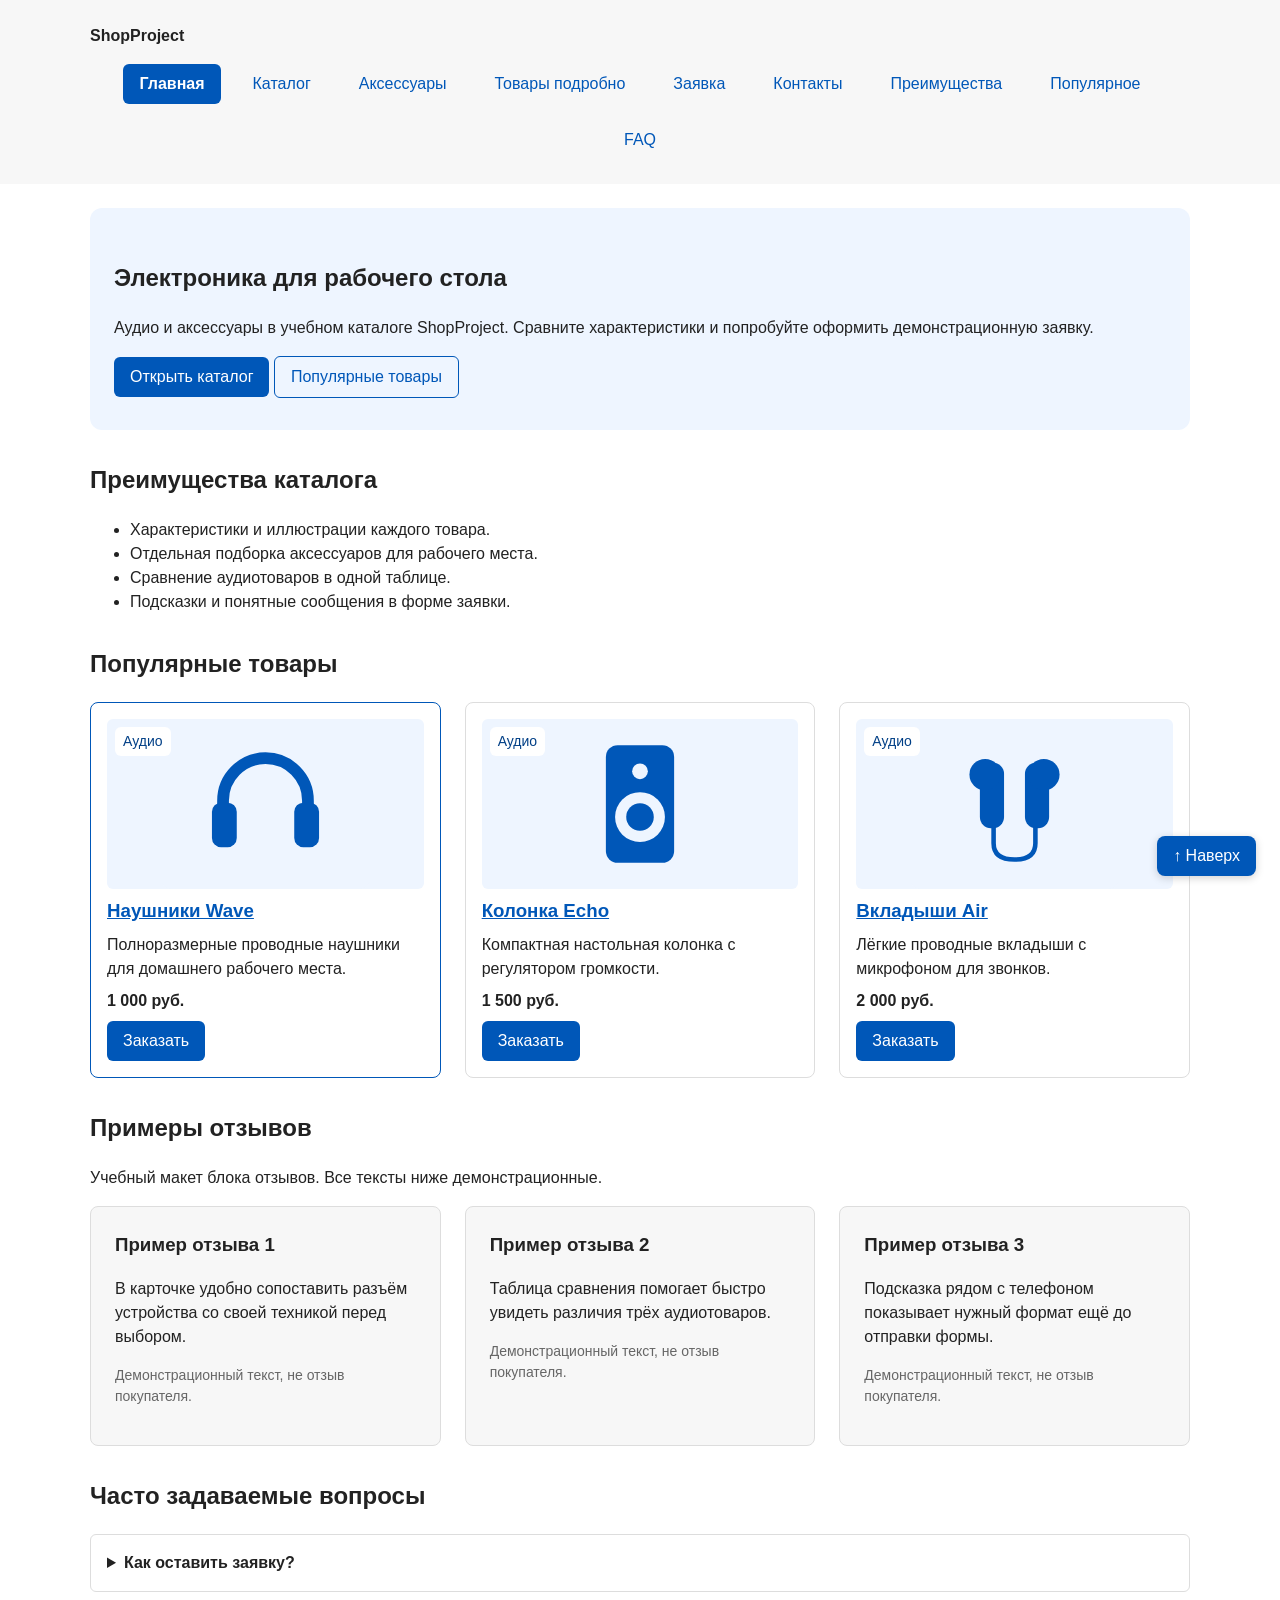
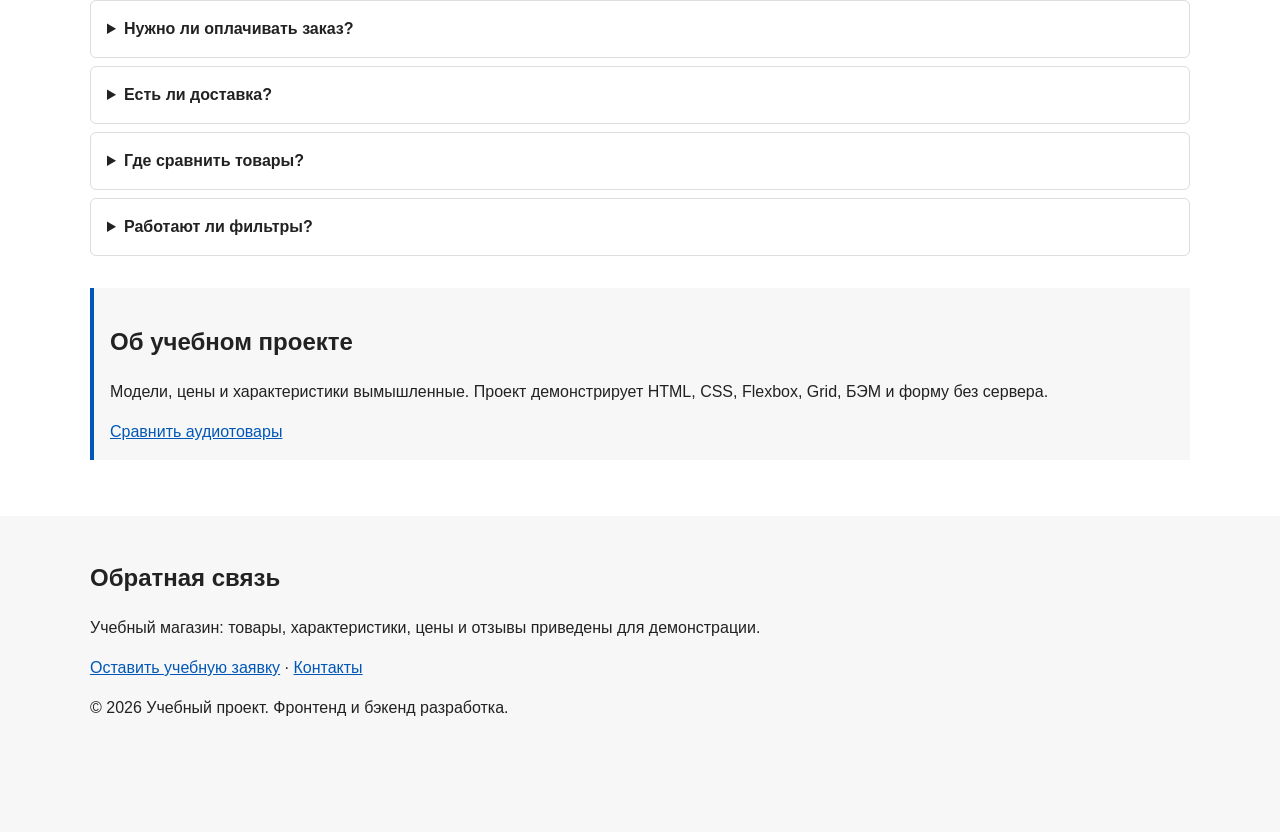
<file: index.html>
<!DOCTYPE html>
<html lang="ru">
<head>
  <meta charset="UTF-8">
  <meta name="viewport" content="width=device-width, initial-scale=1.0">
  <meta name="description" content="Учебный магазин электроники и аксессуаров: каталог, сравнение и демонстрационная заявка.">
  <title>Главная — ShopProject</title>
  <meta property="og:type" content="website">
  <meta property="og:title" content="Главная — ShopProject">
  <meta property="og:description" content="Учебный магазин электроники и аксессуаров: каталог, сравнение и демонстрационная заявка.">
  <meta property="og:url" content="https://vzelenskij4634-lab.github.io/kr1-html-css-shop/">
  <meta property="og:image" content="https://vzelenskij4634-lab.github.io/kr1-html-css-shop/images/preview.jpg">
  <meta property="og:image:alt" content="ShopProject — учебный интернет-магазин">
  <link rel="stylesheet" href="css/style.css">
  <script src="js/main.js" defer></script>
</head>
<body>
  <a class="skip-link" href="#main-content">Перейти к содержимому</a>
  <header class="site-header" id="top">
    <div class="site-header__inner">
      <a class="site-header__logo" href="index.html">ShopProject</a>
      <nav class="site-nav" aria-label="Основная навигация">
        <ul class="site-nav__list">
          <li class="site-nav__item"><a class="site-nav__link site-nav__link--active" href="index.html" aria-current="page">Главная</a></li>
          <li class="site-nav__item"><a class="site-nav__link" href="catalog.html">Каталог</a></li>
          <li class="site-nav__item"><a class="site-nav__link" href="category.html">Аксессуары</a></li>
          <li class="site-nav__item"><a class="site-nav__link" href="product.html">Товары подробно</a></li>
          <li class="site-nav__item"><a class="site-nav__link" href="order.html">Заявка</a></li>
          <li class="site-nav__item"><a class="site-nav__link" href="contacts.html">Контакты</a></li>
          <li class="site-nav__item"><a class="site-nav__link" href="index.html#advantages">Преимущества</a></li>
          <li class="site-nav__item"><a class="site-nav__link" href="index.html#popular">Популярное</a></li>
          <li class="site-nav__item"><a class="site-nav__link" href="index.html#faq">FAQ</a></li>
        </ul>
      </nav>
    </div>
  </header>
  <main class="site-main" id="main-content" tabindex="-1">
    <section class="hero">
      <h1>Электроника для рабочего стола</h1>
      <p>Аудио и аксессуары в учебном каталоге ShopProject. Сравните характеристики и попробуйте оформить демонстрационную заявку.</p>
      <a class="button button--primary" href="catalog.html">Открыть каталог</a>
      <a class="button button--secondary" href="#popular">Популярные товары</a>
    </section>
    <section class="section" id="advantages">
      <h2 class="section__title">Преимущества каталога</h2>
      <ul class="advantages-list"><li>Характеристики и иллюстрации каждого товара.</li><li>Отдельная подборка аксессуаров для рабочего места.</li><li>Сравнение аудиотоваров в одной таблице.</li><li>Подсказки и понятные сообщения в форме заявки.</li></ul>
    </section>
    <section class="section" id="popular"><h2 class="section__title">Популярные товары</h2><div class="products-grid">
          <article class="product-card product-card--featured">
            <img class="product-card__image" src="images/wave.svg" alt="Наушники Wave — иллюстрация" width="320" height="260" loading="lazy">
            <p class="product-card__category">Аудио</p>
            <h3 class="product-card__title"><a href="product.html#wave">Наушники Wave</a></h3>
            <p class="product-card__description">Полноразмерные проводные наушники для домашнего рабочего места.</p>
            <p class="product-card__price">1 000 руб.</p>
            <button class="button button--primary product-card__button" type="button" data-product="wave">Заказать</button>
          </article>
          <article class="product-card">
            <img class="product-card__image" src="images/echo.svg" alt="Колонка Echo — иллюстрация" width="320" height="260" loading="lazy">
            <p class="product-card__category">Аудио</p>
            <h3 class="product-card__title"><a href="product.html#echo">Колонка Echo</a></h3>
            <p class="product-card__description">Компактная настольная колонка с регулятором громкости.</p>
            <p class="product-card__price">1 500 руб.</p>
            <button class="button button--primary product-card__button" type="button" data-product="echo">Заказать</button>
          </article>
          <article class="product-card">
            <img class="product-card__image" src="images/air.svg" alt="Вкладыши Air — иллюстрация" width="320" height="260" loading="lazy">
            <p class="product-card__category">Аудио</p>
            <h3 class="product-card__title"><a href="product.html#air">Вкладыши Air</a></h3>
            <p class="product-card__description">Лёгкие проводные вкладыши с микрофоном для звонков.</p>
            <p class="product-card__price">2 000 руб.</p>
            <button class="button button--primary product-card__button" type="button" data-product="air">Заказать</button>
          </article>
    </div></section>
    <section class="section" id="reviews"><h2 class="section__title">Примеры отзывов</h2><p>Учебный макет блока отзывов. Все тексты ниже демонстрационные.</p><div class="reviews-grid">
      <article class="review-card"><h3 class="review-card__title">Пример отзыва 1</h3><p>В карточке удобно сопоставить разъём устройства со своей техникой перед выбором.</p><p class="review-card__caption">Демонстрационный текст, не отзыв покупателя.</p></article>
      <article class="review-card"><h3 class="review-card__title">Пример отзыва 2</h3><p>Таблица сравнения помогает быстро увидеть различия трёх аудиотоваров.</p><p class="review-card__caption">Демонстрационный текст, не отзыв покупателя.</p></article>
      <article class="review-card"><h3 class="review-card__title">Пример отзыва 3</h3><p>Подсказка рядом с телефоном показывает нужный формат ещё до отправки формы.</p><p class="review-card__caption">Демонстрационный текст, не отзыв покупателя.</p></article>
    </div></section>
    <section class="section faq" id="faq"><h2 class="section__title">Часто задаваемые вопросы</h2>
      <details class="faq__item"><summary class="faq__question">Как оставить заявку?</summary><p class="faq__answer">Выберите товар в каталоге, откройте его описание и нажмите «Оставить заявку». На главной кнопка «Заказать» открывает модальное окно.</p></details>
      <details class="faq__item"><summary class="faq__question">Нужно ли оплачивать заказ?</summary><p class="faq__answer">Нет. Это учебный проект: покупки, платежи и отправка заявок не выполняются.</p></details>
      <details class="faq__item"><summary class="faq__question">Есть ли доставка?</summary><p class="faq__answer">Настоящей доставки нет. Тему «Доставка» можно выбрать для демонстрации сценария обращения.</p></details>
      <details class="faq__item"><summary class="faq__question">Где сравнить товары?</summary><p class="faq__answer">На странице аксессуаров есть таблица характеристик трёх аудиотоваров и ссылки на их описания.</p></details>
      <details class="faq__item"><summary class="faq__question">Работают ли фильтры?</summary><p class="faq__answer">Боковая форма пока представляет макет. Для отбора аксессуаров используйте отдельную страницу категории.</p></details>
    </section>
    <aside class="aside-info"><h2>Об учебном проекте</h2><p>Модели, цены и характеристики вымышленные. Проект демонстрирует HTML, CSS, Flexbox, Grid, БЭМ и форму без сервера.</p><a href="category.html#comparison">Сравнить аудиотовары</a></aside>
    <p class="success-message" id="success-message" role="status" tabindex="-1" hidden></p>
  </main>
  <footer class="site-footer" id="contacts">
    <div class="site-footer__inner">
      <h2>Обратная связь</h2>
      <p>Учебный магазин: товары, характеристики, цены и отзывы приведены для демонстрации.</p>
      <a href="order.html">Оставить учебную заявку</a> · <a href="contacts.html">Контакты</a>
      <p>&copy; 2026 Учебный проект. Фронтенд и бэкенд разработка.</p>
    </div>
  </footer>
  <a class="back-to-top" href="#top" aria-label="Вернуться к началу страницы">↑ Наверх</a>
  <dialog class="order-dialog" id="order-dialog" aria-labelledby="order-dialog-title">
    <h2 class="order-dialog__title" id="order-dialog-title">Оформление заявки</h2>
    <form class="order-form" id="order-form" action="#" method="post" aria-describedby="order-form-hint">
      <p class="order-form__hint" id="order-form-hint">Поля с пометкой «обязательно» нужно заполнить. Это учебная форма: данные не отправляются на сервер. Введите вымышленные контактные данные.</p>
      <p class="order-form__summary" id="order-form-summary" role="alert" tabindex="-1" hidden></p>
      <div class="order-form__field">
        <label class="order-form__label" for="order-name">Имя (обязательно)</label>
        <input class="order-form__input" id="order-name" name="name" type="text" autocomplete="given-name" minlength="2" maxlength="80" required aria-describedby="order-name-hint order-name-error">
        <small class="order-form__hint" id="order-name-hint">От 2 до 80 символов, без пробелов по краям.</small>
        <p class="order-form__error" id="order-name-error" hidden></p>
      </div>
      <div class="order-form__field">
        <label class="order-form__label" for="order-email">E-mail (обязательно)</label>
        <input class="order-form__input" id="order-email" name="email" type="email" autocomplete="email" maxlength="120" required aria-describedby="order-email-hint order-email-error">
        <small class="order-form__hint" id="order-email-hint">Например, name@example.com.</small>
        <p class="order-form__error" id="order-email-error" hidden></p>
      </div>
      <div class="order-form__field">
        <label class="order-form__label" for="order-phone">Телефон (обязательно)</label>
        <input class="order-form__input" id="order-phone" name="phone" type="tel" autocomplete="tel" inputmode="tel" pattern="\+7 \([0-9]{3}\) [0-9]{3}-[0-9]{2}-[0-9]{2}" required aria-describedby="order-phone-hint order-phone-error">
        <small class="order-form__hint" id="order-phone-hint">Формат: +7 (900) 000-00-00.</small>
        <p class="order-form__error" id="order-phone-error" hidden></p>
      </div>
      <div class="order-form__field">
        <label class="order-form__label" for="order-date">Дата связи</label>
        <input class="order-form__input" id="order-date" name="date" type="date"  aria-describedby="order-date-hint order-date-error">
        <small class="order-form__hint" id="order-date-hint">Необязательное поле. Выберите удобную дату.</small>
        <p class="order-form__error" id="order-date-error" hidden></p>
      </div>
      <div class="order-form__field">
        <label class="order-form__label" for="selected-product">Товар (обязательно)</label>
        <select class="order-form__select" id="selected-product" name="selected-product" required aria-describedby="selected-product-error">
          <option value="">Выберите товар</option><option value="wave">Наушники Wave — 1 000 руб.</option><option value="echo">Колонка Echo — 1 500 руб.</option><option value="air">Вкладыши Air — 2 000 руб.</option><option value="type">Клавиатура Type — 2 500 руб.</option><option value="point">Мышь Point — 900 руб.</option><option value="rise">Подставка Rise — 1 800 руб.</option><option value="link">Хаб Link — 1 200 руб.</option><option value="line">Кабель Line — 400 руб.</option><option value="desk">Коврик Desk — 600 руб.</option>
        </select>
        <p class="order-form__error" id="selected-product-error" hidden></p>
      </div>
      <div class="order-form__field">
        <label class="order-form__label" for="order-topic">Тема заявки (обязательно)</label>
        <select class="order-form__select" id="order-topic" name="topic" required aria-describedby="order-topic-error">
          <option value="">Выберите тему</option><option value="product">Заказ товара</option><option value="consultation">Консультация</option><option value="delivery">Доставка</option>
        </select>
        <p class="order-form__error" id="order-topic-error" hidden></p>
      </div>
      <div class="order-form__field">
        <label class="order-form__label" for="order-comment">Комментарий</label>
        <textarea class="order-form__textarea" id="order-comment" name="comment" rows="4" maxlength="1000" aria-describedby="order-comment-hint order-comment-error"></textarea>
        <small class="order-form__hint" id="order-comment-hint">Необязательно, до 1000 символов.</small>
        <p class="order-form__error" id="order-comment-error" hidden></p>
      </div>
      <div class="order-form__field order-form__field--checkbox">
        <label class="order-form__label" for="order-agreement"><input class="order-form__input order-form__input--checkbox" id="order-agreement" name="agreement" type="checkbox" required aria-describedby="order-agreement-hint order-agreement-error"> Согласен на обработку данных (обязательно)</label>
        <small class="order-form__hint" id="order-agreement-hint">Согласие — часть демонстрации формы; данные не сохраняются.</small>
        <p class="order-form__error" id="order-agreement-error" hidden></p>
      </div>
      <div class="order-form__actions"><button class="button button--secondary" type="button" id="close-order-dialog">Закрыть</button><button class="button button--primary" type="submit" disabled>Проверить учебную заявку</button></div>
      <noscript><p>Для демонстрационной проверки заявки включите JavaScript. Отправка отключена, чтобы контактные данные не попадали в адрес страницы.</p></noscript>
    </form>
  </dialog>
</body>
</html>
</file>
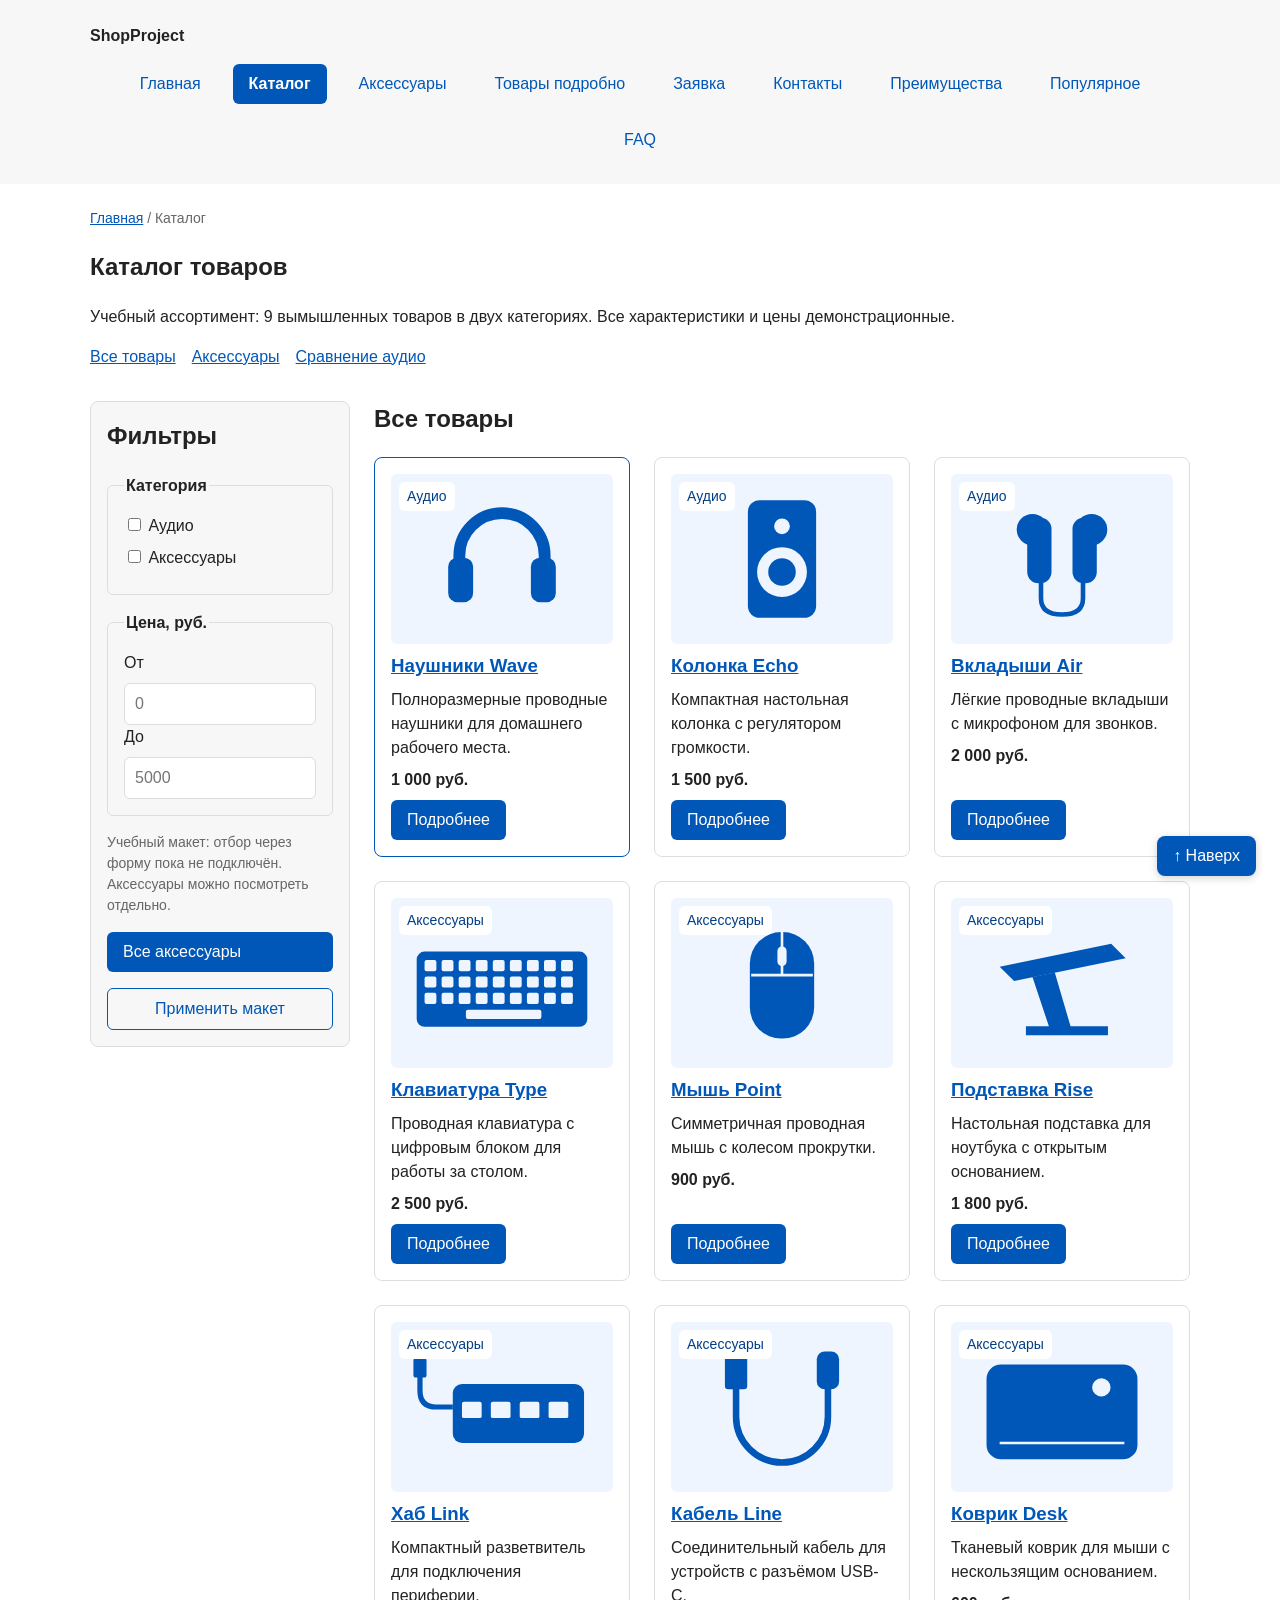
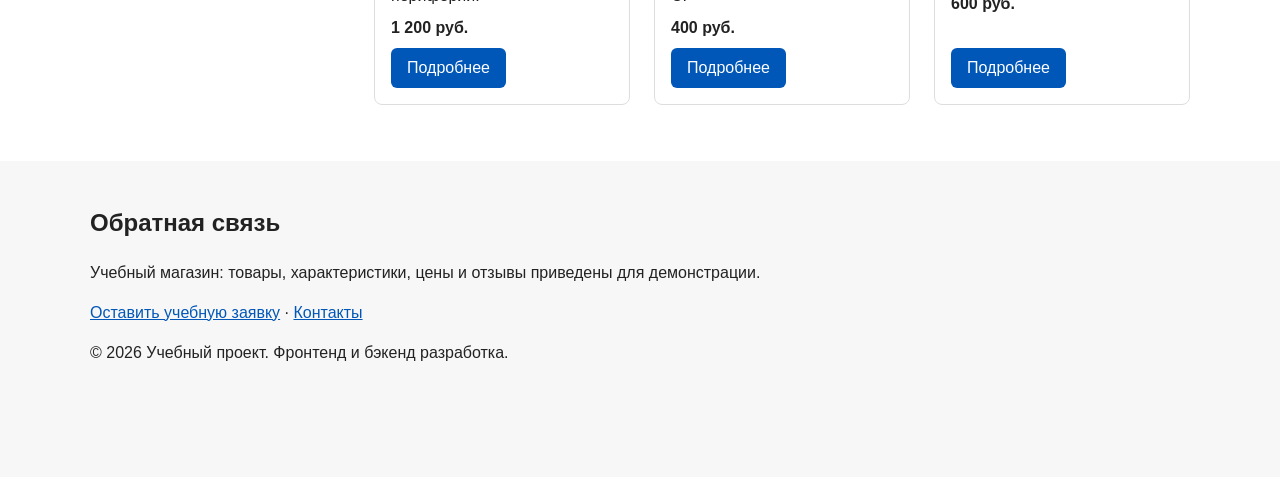
<file: catalog.html>
<!DOCTYPE html>
<html lang="ru">
<head>
  <meta charset="UTF-8">
  <meta name="viewport" content="width=device-width, initial-scale=1.0">
  <meta name="description" content="Девять учебных товаров: аудио и аксессуары с ценами, изображениями и описаниями.">
  <title>Каталог — ShopProject</title>
  <meta property="og:type" content="website">
  <meta property="og:title" content="Каталог — ShopProject">
  <meta property="og:description" content="Девять учебных товаров: аудио и аксессуары с ценами, изображениями и описаниями.">
  <meta property="og:url" content="https://vzelenskij4634-lab.github.io/kr1-html-css-shop/catalog.html">
  <meta property="og:image" content="https://vzelenskij4634-lab.github.io/kr1-html-css-shop/images/preview.jpg">
  <meta property="og:image:alt" content="ShopProject — учебный интернет-магазин">
  <link rel="stylesheet" href="css/style.css">

</head>
<body>
  <a class="skip-link" href="#main-content">Перейти к содержимому</a>
  <header class="site-header" id="top">
    <div class="site-header__inner">
      <a class="site-header__logo" href="index.html">ShopProject</a>
      <nav class="site-nav" aria-label="Основная навигация">
        <ul class="site-nav__list">
          <li class="site-nav__item"><a class="site-nav__link" href="index.html">Главная</a></li>
          <li class="site-nav__item"><a class="site-nav__link site-nav__link--active" href="catalog.html" aria-current="page">Каталог</a></li>
          <li class="site-nav__item"><a class="site-nav__link" href="category.html">Аксессуары</a></li>
          <li class="site-nav__item"><a class="site-nav__link" href="product.html">Товары подробно</a></li>
          <li class="site-nav__item"><a class="site-nav__link" href="order.html">Заявка</a></li>
          <li class="site-nav__item"><a class="site-nav__link" href="contacts.html">Контакты</a></li>
          <li class="site-nav__item"><a class="site-nav__link" href="index.html#advantages">Преимущества</a></li>
          <li class="site-nav__item"><a class="site-nav__link" href="index.html#popular">Популярное</a></li>
          <li class="site-nav__item"><a class="site-nav__link" href="index.html#faq">FAQ</a></li>
        </ul>
      </nav>
    </div>
  </header>
  <main class="site-main" id="main-content" tabindex="-1">
    <nav class="breadcrumbs" aria-label="Хлебные крошки">
      <a class="breadcrumbs__link" href="index.html">Главная</a> <span class="breadcrumbs__current" aria-current="page">Каталог</span>
    </nav>
    <section class="section"><h1>Каталог товаров</h1><p>Учебный ассортимент: 9 вымышленных товаров в двух категориях. Все характеристики и цены демонстрационные.</p><nav class="category-nav" aria-label="Категории каталога"><a href="#products-title">Все товары</a><a href="category.html">Аксессуары</a><a href="category.html#comparison">Сравнение аудио</a></nav></section>
    <div class="catalog-layout">
      <aside class="catalog-filters" aria-labelledby="filters-title">
        <h2 class="catalog-filters__title" id="filters-title">Фильтры</h2>
        <form class="filters-form" action="catalog.html" method="get" aria-describedby="filters-hint">
          <fieldset class="filters-form__group"><legend class="filters-form__legend">Категория</legend>
            <label class="filters-form__label"><input class="filters-form__checkbox" type="checkbox" name="category" value="audio"> Аудио</label>
            <label class="filters-form__label"><input class="filters-form__checkbox" type="checkbox" name="category" value="accessories"> Аксессуары</label>
          </fieldset>
          <fieldset class="filters-form__group"><legend class="filters-form__legend">Цена, руб.</legend>
            <label class="filters-form__label" for="price-from">От</label><input class="filters-form__input" id="price-from" name="price-from" type="number" min="0" placeholder="0">
            <label class="filters-form__label" for="price-to">До</label><input class="filters-form__input" id="price-to" name="price-to" type="number" min="0" placeholder="5000">
          </fieldset>
          <p class="filters-form__hint" id="filters-hint">Учебный макет: отбор через форму пока не подключён. Аксессуары можно посмотреть отдельно.</p>
          <a class="button button--primary" href="category.html">Все аксессуары</a>
          <button class="button button--secondary" type="submit">Применить макет</button>
        </form>
      </aside>
      <section class="catalog-products" aria-labelledby="products-title"><h2 class="catalog-products__title" id="products-title">Все товары</h2><div class="products-grid">
          <article class="product-card product-card--featured">
            <img class="product-card__image" src="images/wave.svg" alt="Наушники Wave — иллюстрация" width="320" height="260" loading="lazy">
            <p class="product-card__category">Аудио</p>
            <h3 class="product-card__title"><a href="product.html#wave">Наушники Wave</a></h3>
            <p class="product-card__description">Полноразмерные проводные наушники для домашнего рабочего места.</p>
            <p class="product-card__price">1 000 руб.</p>
            <a class="button button--primary product-card__button" href="product.html#wave">Подробнее</a>
          </article>
          <article class="product-card">
            <img class="product-card__image" src="images/echo.svg" alt="Колонка Echo — иллюстрация" width="320" height="260" loading="lazy">
            <p class="product-card__category">Аудио</p>
            <h3 class="product-card__title"><a href="product.html#echo">Колонка Echo</a></h3>
            <p class="product-card__description">Компактная настольная колонка с регулятором громкости.</p>
            <p class="product-card__price">1 500 руб.</p>
            <a class="button button--primary product-card__button" href="product.html#echo">Подробнее</a>
          </article>
          <article class="product-card">
            <img class="product-card__image" src="images/air.svg" alt="Вкладыши Air — иллюстрация" width="320" height="260" loading="lazy">
            <p class="product-card__category">Аудио</p>
            <h3 class="product-card__title"><a href="product.html#air">Вкладыши Air</a></h3>
            <p class="product-card__description">Лёгкие проводные вкладыши с микрофоном для звонков.</p>
            <p class="product-card__price">2 000 руб.</p>
            <a class="button button--primary product-card__button" href="product.html#air">Подробнее</a>
          </article>
          <article class="product-card">
            <img class="product-card__image" src="images/type.svg" alt="Клавиатура Type — иллюстрация" width="320" height="260" loading="lazy">
            <p class="product-card__category">Аксессуары</p>
            <h3 class="product-card__title"><a href="product.html#type">Клавиатура Type</a></h3>
            <p class="product-card__description">Проводная клавиатура с цифровым блоком для работы за столом.</p>
            <p class="product-card__price">2 500 руб.</p>
            <a class="button button--primary product-card__button" href="product.html#type">Подробнее</a>
          </article>
          <article class="product-card">
            <img class="product-card__image" src="images/point.svg" alt="Мышь Point — иллюстрация" width="320" height="260" loading="lazy">
            <p class="product-card__category">Аксессуары</p>
            <h3 class="product-card__title"><a href="product.html#point">Мышь Point</a></h3>
            <p class="product-card__description">Симметричная проводная мышь с колесом прокрутки.</p>
            <p class="product-card__price">900 руб.</p>
            <a class="button button--primary product-card__button" href="product.html#point">Подробнее</a>
          </article>
          <article class="product-card">
            <img class="product-card__image" src="images/rise.svg" alt="Подставка Rise — иллюстрация" width="320" height="260" loading="lazy">
            <p class="product-card__category">Аксессуары</p>
            <h3 class="product-card__title"><a href="product.html#rise">Подставка Rise</a></h3>
            <p class="product-card__description">Настольная подставка для ноутбука с открытым основанием.</p>
            <p class="product-card__price">1 800 руб.</p>
            <a class="button button--primary product-card__button" href="product.html#rise">Подробнее</a>
          </article>
          <article class="product-card">
            <img class="product-card__image" src="images/link.svg" alt="Хаб Link — иллюстрация" width="320" height="260" loading="lazy">
            <p class="product-card__category">Аксессуары</p>
            <h3 class="product-card__title"><a href="product.html#link">Хаб Link</a></h3>
            <p class="product-card__description">Компактный разветвитель для подключения периферии.</p>
            <p class="product-card__price">1 200 руб.</p>
            <a class="button button--primary product-card__button" href="product.html#link">Подробнее</a>
          </article>
          <article class="product-card">
            <img class="product-card__image" src="images/line.svg" alt="Кабель Line — иллюстрация" width="320" height="260" loading="lazy">
            <p class="product-card__category">Аксессуары</p>
            <h3 class="product-card__title"><a href="product.html#line">Кабель Line</a></h3>
            <p class="product-card__description">Соединительный кабель для устройств с разъёмом USB-C.</p>
            <p class="product-card__price">400 руб.</p>
            <a class="button button--primary product-card__button" href="product.html#line">Подробнее</a>
          </article>
          <article class="product-card">
            <img class="product-card__image" src="images/desk.svg" alt="Коврик Desk — иллюстрация" width="320" height="260" loading="lazy">
            <p class="product-card__category">Аксессуары</p>
            <h3 class="product-card__title"><a href="product.html#desk">Коврик Desk</a></h3>
            <p class="product-card__description">Тканевый коврик для мыши с нескользящим основанием.</p>
            <p class="product-card__price">600 руб.</p>
            <a class="button button--primary product-card__button" href="product.html#desk">Подробнее</a>
          </article>
      </div></section>
    </div>

  </main>
  <footer class="site-footer" id="contacts">
    <div class="site-footer__inner">
      <h2>Обратная связь</h2>
      <p>Учебный магазин: товары, характеристики, цены и отзывы приведены для демонстрации.</p>
      <a href="order.html">Оставить учебную заявку</a> · <a href="contacts.html">Контакты</a>
      <p>&copy; 2026 Учебный проект. Фронтенд и бэкенд разработка.</p>
    </div>
  </footer>
  <a class="back-to-top" href="#top" aria-label="Вернуться к началу страницы">↑ Наверх</a>

</body>
</html>
</file>
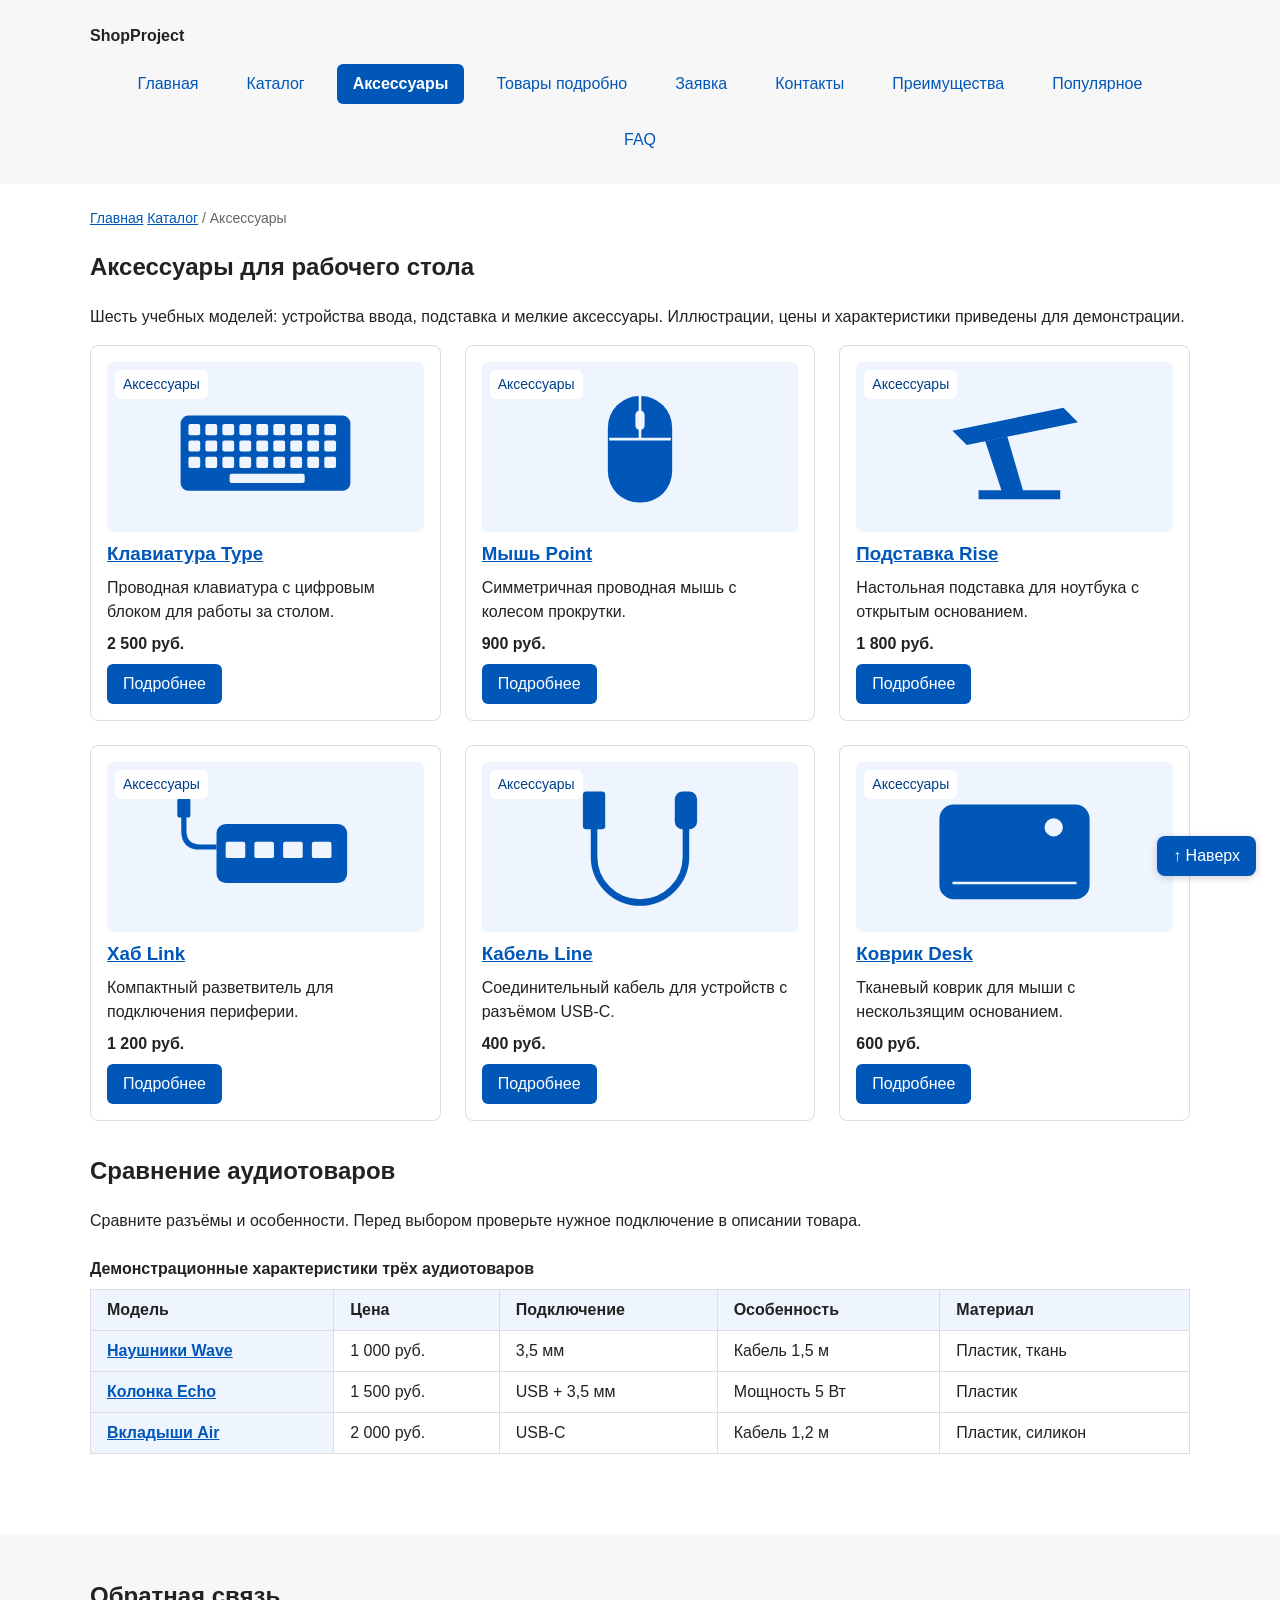
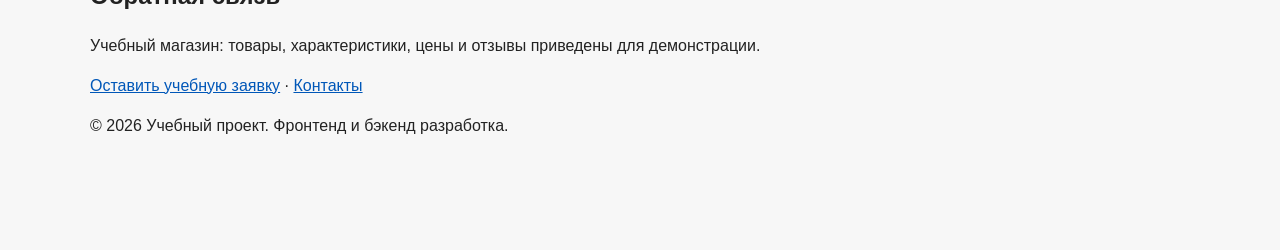
<file: category.html>
<!DOCTYPE html>
<html lang="ru">
<head>
  <meta charset="UTF-8">
  <meta name="viewport" content="width=device-width, initial-scale=1.0">
  <meta name="description" content="Подборка аксессуаров для рабочего стола и таблица сравнения трёх учебных аудиотоваров.">
  <title>Аксессуары и сравнение аудио — ShopProject</title>
  <meta property="og:type" content="website">
  <meta property="og:title" content="Аксессуары и сравнение аудио — ShopProject">
  <meta property="og:description" content="Подборка аксессуаров для рабочего стола и таблица сравнения трёх учебных аудиотоваров.">
  <meta property="og:url" content="https://vzelenskij4634-lab.github.io/kr1-html-css-shop/category.html">
  <meta property="og:image" content="https://vzelenskij4634-lab.github.io/kr1-html-css-shop/images/preview.jpg">
  <meta property="og:image:alt" content="ShopProject — учебный интернет-магазин">
  <link rel="stylesheet" href="css/style.css">

</head>
<body>
  <a class="skip-link" href="#main-content">Перейти к содержимому</a>
  <header class="site-header" id="top">
    <div class="site-header__inner">
      <a class="site-header__logo" href="index.html">ShopProject</a>
      <nav class="site-nav" aria-label="Основная навигация">
        <ul class="site-nav__list">
          <li class="site-nav__item"><a class="site-nav__link" href="index.html">Главная</a></li>
          <li class="site-nav__item"><a class="site-nav__link" href="catalog.html">Каталог</a></li>
          <li class="site-nav__item"><a class="site-nav__link site-nav__link--active" href="category.html" aria-current="page">Аксессуары</a></li>
          <li class="site-nav__item"><a class="site-nav__link" href="product.html">Товары подробно</a></li>
          <li class="site-nav__item"><a class="site-nav__link" href="order.html">Заявка</a></li>
          <li class="site-nav__item"><a class="site-nav__link" href="contacts.html">Контакты</a></li>
          <li class="site-nav__item"><a class="site-nav__link" href="index.html#advantages">Преимущества</a></li>
          <li class="site-nav__item"><a class="site-nav__link" href="index.html#popular">Популярное</a></li>
          <li class="site-nav__item"><a class="site-nav__link" href="index.html#faq">FAQ</a></li>
        </ul>
      </nav>
    </div>
  </header>
  <main class="site-main" id="main-content" tabindex="-1">
    <nav class="breadcrumbs" aria-label="Хлебные крошки">
      <a class="breadcrumbs__link" href="index.html">Главная</a> <a class="breadcrumbs__link" href="catalog.html">Каталог</a> <span class="breadcrumbs__current" aria-current="page">Аксессуары</span>
    </nav>
    <section class="section"><h1>Аксессуары для рабочего стола</h1><p>Шесть учебных моделей: устройства ввода, подставка и мелкие аксессуары. Иллюстрации, цены и характеристики приведены для демонстрации.</p><div class="products-grid">
          <article class="product-card">
            <img class="product-card__image" src="images/type.svg" alt="Клавиатура Type — иллюстрация" width="320" height="260" loading="lazy">
            <p class="product-card__category">Аксессуары</p>
            <h3 class="product-card__title"><a href="product.html#type">Клавиатура Type</a></h3>
            <p class="product-card__description">Проводная клавиатура с цифровым блоком для работы за столом.</p>
            <p class="product-card__price">2 500 руб.</p>
            <a class="button button--primary product-card__button" href="product.html#type">Подробнее</a>
          </article>
          <article class="product-card">
            <img class="product-card__image" src="images/point.svg" alt="Мышь Point — иллюстрация" width="320" height="260" loading="lazy">
            <p class="product-card__category">Аксессуары</p>
            <h3 class="product-card__title"><a href="product.html#point">Мышь Point</a></h3>
            <p class="product-card__description">Симметричная проводная мышь с колесом прокрутки.</p>
            <p class="product-card__price">900 руб.</p>
            <a class="button button--primary product-card__button" href="product.html#point">Подробнее</a>
          </article>
          <article class="product-card">
            <img class="product-card__image" src="images/rise.svg" alt="Подставка Rise — иллюстрация" width="320" height="260" loading="lazy">
            <p class="product-card__category">Аксессуары</p>
            <h3 class="product-card__title"><a href="product.html#rise">Подставка Rise</a></h3>
            <p class="product-card__description">Настольная подставка для ноутбука с открытым основанием.</p>
            <p class="product-card__price">1 800 руб.</p>
            <a class="button button--primary product-card__button" href="product.html#rise">Подробнее</a>
          </article>
          <article class="product-card">
            <img class="product-card__image" src="images/link.svg" alt="Хаб Link — иллюстрация" width="320" height="260" loading="lazy">
            <p class="product-card__category">Аксессуары</p>
            <h3 class="product-card__title"><a href="product.html#link">Хаб Link</a></h3>
            <p class="product-card__description">Компактный разветвитель для подключения периферии.</p>
            <p class="product-card__price">1 200 руб.</p>
            <a class="button button--primary product-card__button" href="product.html#link">Подробнее</a>
          </article>
          <article class="product-card">
            <img class="product-card__image" src="images/line.svg" alt="Кабель Line — иллюстрация" width="320" height="260" loading="lazy">
            <p class="product-card__category">Аксессуары</p>
            <h3 class="product-card__title"><a href="product.html#line">Кабель Line</a></h3>
            <p class="product-card__description">Соединительный кабель для устройств с разъёмом USB-C.</p>
            <p class="product-card__price">400 руб.</p>
            <a class="button button--primary product-card__button" href="product.html#line">Подробнее</a>
          </article>
          <article class="product-card">
            <img class="product-card__image" src="images/desk.svg" alt="Коврик Desk — иллюстрация" width="320" height="260" loading="lazy">
            <p class="product-card__category">Аксессуары</p>
            <h3 class="product-card__title"><a href="product.html#desk">Коврик Desk</a></h3>
            <p class="product-card__description">Тканевый коврик для мыши с нескользящим основанием.</p>
            <p class="product-card__price">600 руб.</p>
            <a class="button button--primary product-card__button" href="product.html#desk">Подробнее</a>
          </article>
    </div></section>
    <section class="section" id="comparison"><h2 class="section__title">Сравнение аудиотоваров</h2><p>Сравните разъёмы и особенности. Перед выбором проверьте нужное подключение в описании товара.</p>
      <div class="table-scroll" role="region" aria-label="Таблица сравнения аудиотоваров" tabindex="0"><table class="product-table"><caption class="product-table__caption">Демонстрационные характеристики трёх аудиотоваров</caption><thead><tr><th scope="col">Модель</th><th scope="col">Цена</th><th scope="col">Подключение</th><th scope="col">Особенность</th><th scope="col">Материал</th></tr></thead><tbody><tr><th scope="row"><a href="product.html#wave">Наушники Wave</a></th><td>1 000 руб.</td><td>3,5 мм</td><td>Кабель 1,5 м</td><td>Пластик, ткань</td></tr>
<tr><th scope="row"><a href="product.html#echo">Колонка Echo</a></th><td>1 500 руб.</td><td>USB + 3,5 мм</td><td>Мощность 5 Вт</td><td>Пластик</td></tr>
<tr><th scope="row"><a href="product.html#air">Вкладыши Air</a></th><td>2 000 руб.</td><td>USB-C</td><td>Кабель 1,2 м</td><td>Пластик, силикон</td></tr></tbody></table></div>
    </section>

  </main>
  <footer class="site-footer" id="contacts">
    <div class="site-footer__inner">
      <h2>Обратная связь</h2>
      <p>Учебный магазин: товары, характеристики, цены и отзывы приведены для демонстрации.</p>
      <a href="order.html">Оставить учебную заявку</a> · <a href="contacts.html">Контакты</a>
      <p>&copy; 2026 Учебный проект. Фронтенд и бэкенд разработка.</p>
    </div>
  </footer>
  <a class="back-to-top" href="#top" aria-label="Вернуться к началу страницы">↑ Наверх</a>

</body>
</html>
</file>
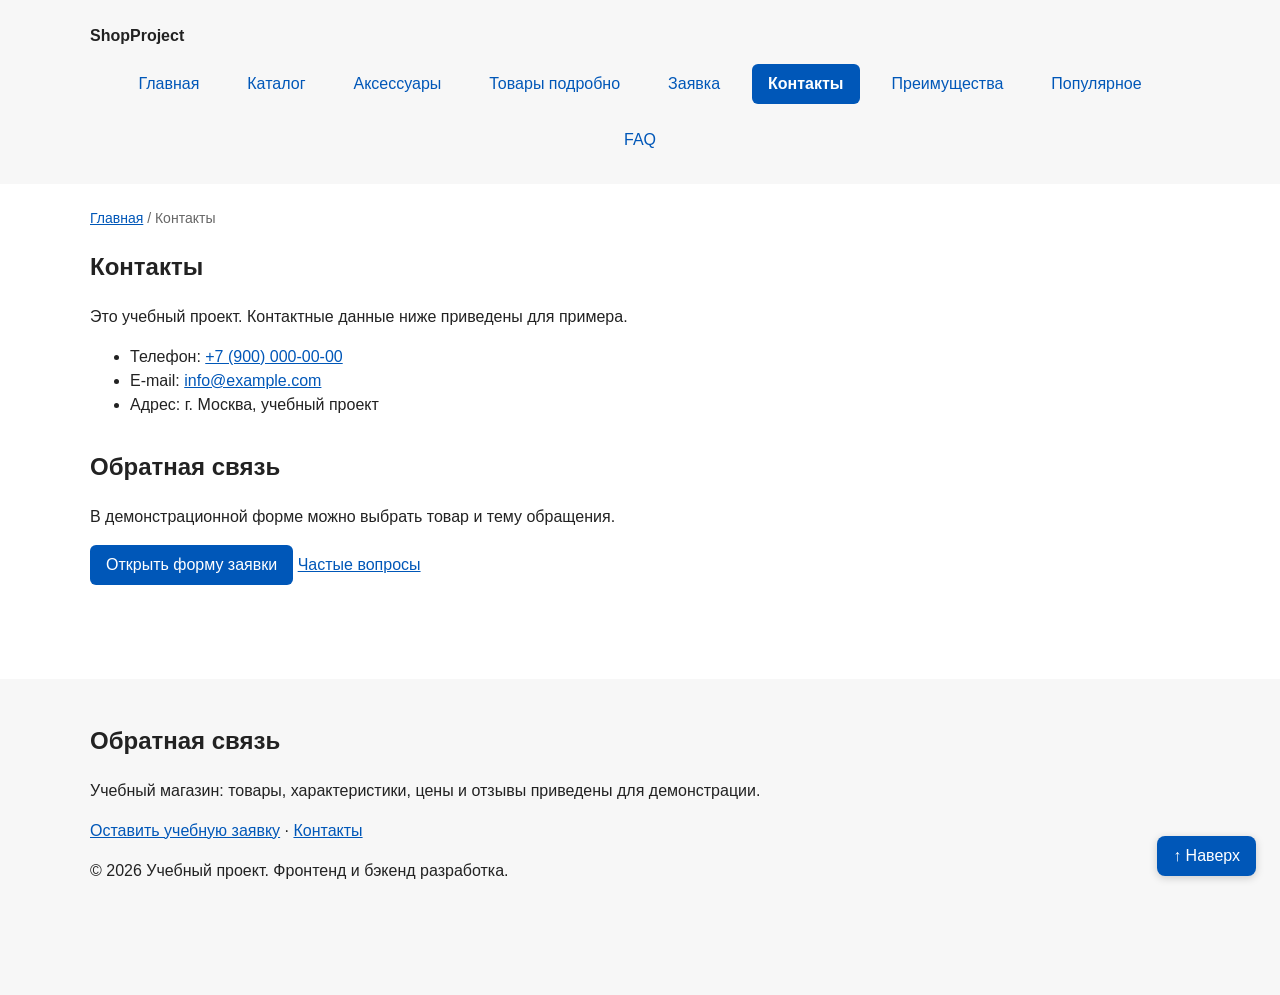
<file: contacts.html>
<!DOCTYPE html>
<html lang="ru">
<head>
  <meta charset="UTF-8">
  <meta name="viewport" content="width=device-width, initial-scale=1.0">
  <meta name="description" content="Демонстрационные контакты ShopProject, ссылка на учебную заявку и ответы на частые вопросы.">
  <title>Контакты — ShopProject</title>
  <meta property="og:type" content="website">
  <meta property="og:title" content="Контакты — ShopProject">
  <meta property="og:description" content="Демонстрационные контакты ShopProject, ссылка на учебную заявку и ответы на частые вопросы.">
  <meta property="og:url" content="https://vzelenskij4634-lab.github.io/kr1-html-css-shop/contacts.html">
  <meta property="og:image" content="https://vzelenskij4634-lab.github.io/kr1-html-css-shop/images/preview.jpg">
  <meta property="og:image:alt" content="ShopProject — учебный интернет-магазин">
  <link rel="stylesheet" href="css/style.css">

</head>
<body>
  <a class="skip-link" href="#main-content">Перейти к содержимому</a>
  <header class="site-header" id="top">
    <div class="site-header__inner">
      <a class="site-header__logo" href="index.html">ShopProject</a>
      <nav class="site-nav" aria-label="Основная навигация">
        <ul class="site-nav__list">
          <li class="site-nav__item"><a class="site-nav__link" href="index.html">Главная</a></li>
          <li class="site-nav__item"><a class="site-nav__link" href="catalog.html">Каталог</a></li>
          <li class="site-nav__item"><a class="site-nav__link" href="category.html">Аксессуары</a></li>
          <li class="site-nav__item"><a class="site-nav__link" href="product.html">Товары подробно</a></li>
          <li class="site-nav__item"><a class="site-nav__link" href="order.html">Заявка</a></li>
          <li class="site-nav__item"><a class="site-nav__link site-nav__link--active" href="contacts.html" aria-current="page">Контакты</a></li>
          <li class="site-nav__item"><a class="site-nav__link" href="index.html#advantages">Преимущества</a></li>
          <li class="site-nav__item"><a class="site-nav__link" href="index.html#popular">Популярное</a></li>
          <li class="site-nav__item"><a class="site-nav__link" href="index.html#faq">FAQ</a></li>
        </ul>
      </nav>
    </div>
  </header>
  <main class="site-main" id="main-content" tabindex="-1">
    <nav class="breadcrumbs" aria-label="Хлебные крошки">
      <a class="breadcrumbs__link" href="index.html">Главная</a> <span class="breadcrumbs__current" aria-current="page">Контакты</span>
    </nav>
    <section class="section"><h1>Контакты</h1><p>Это учебный проект. Контактные данные ниже приведены для примера.</p><ul><li>Телефон: <a href="tel:+79000000000">+7 (900) 000-00-00</a></li><li>E-mail: <a href="mailto:info@example.com">info@example.com</a></li><li>Адрес: г. Москва, учебный проект</li></ul></section>
    <section class="section" id="feedback"><h2 class="section__title">Обратная связь</h2><p>В демонстрационной форме можно выбрать товар и тему обращения.</p><a class="button button--primary" href="order.html">Открыть форму заявки</a> <a href="index.html#faq">Частые вопросы</a></section>

  </main>
  <footer class="site-footer" id="contacts">
    <div class="site-footer__inner">
      <h2>Обратная связь</h2>
      <p>Учебный магазин: товары, характеристики, цены и отзывы приведены для демонстрации.</p>
      <a href="order.html">Оставить учебную заявку</a> · <a href="contacts.html">Контакты</a>
      <p>&copy; 2026 Учебный проект. Фронтенд и бэкенд разработка.</p>
    </div>
  </footer>
  <a class="back-to-top" href="#top" aria-label="Вернуться к началу страницы">↑ Наверх</a>

</body>
</html>
</file>
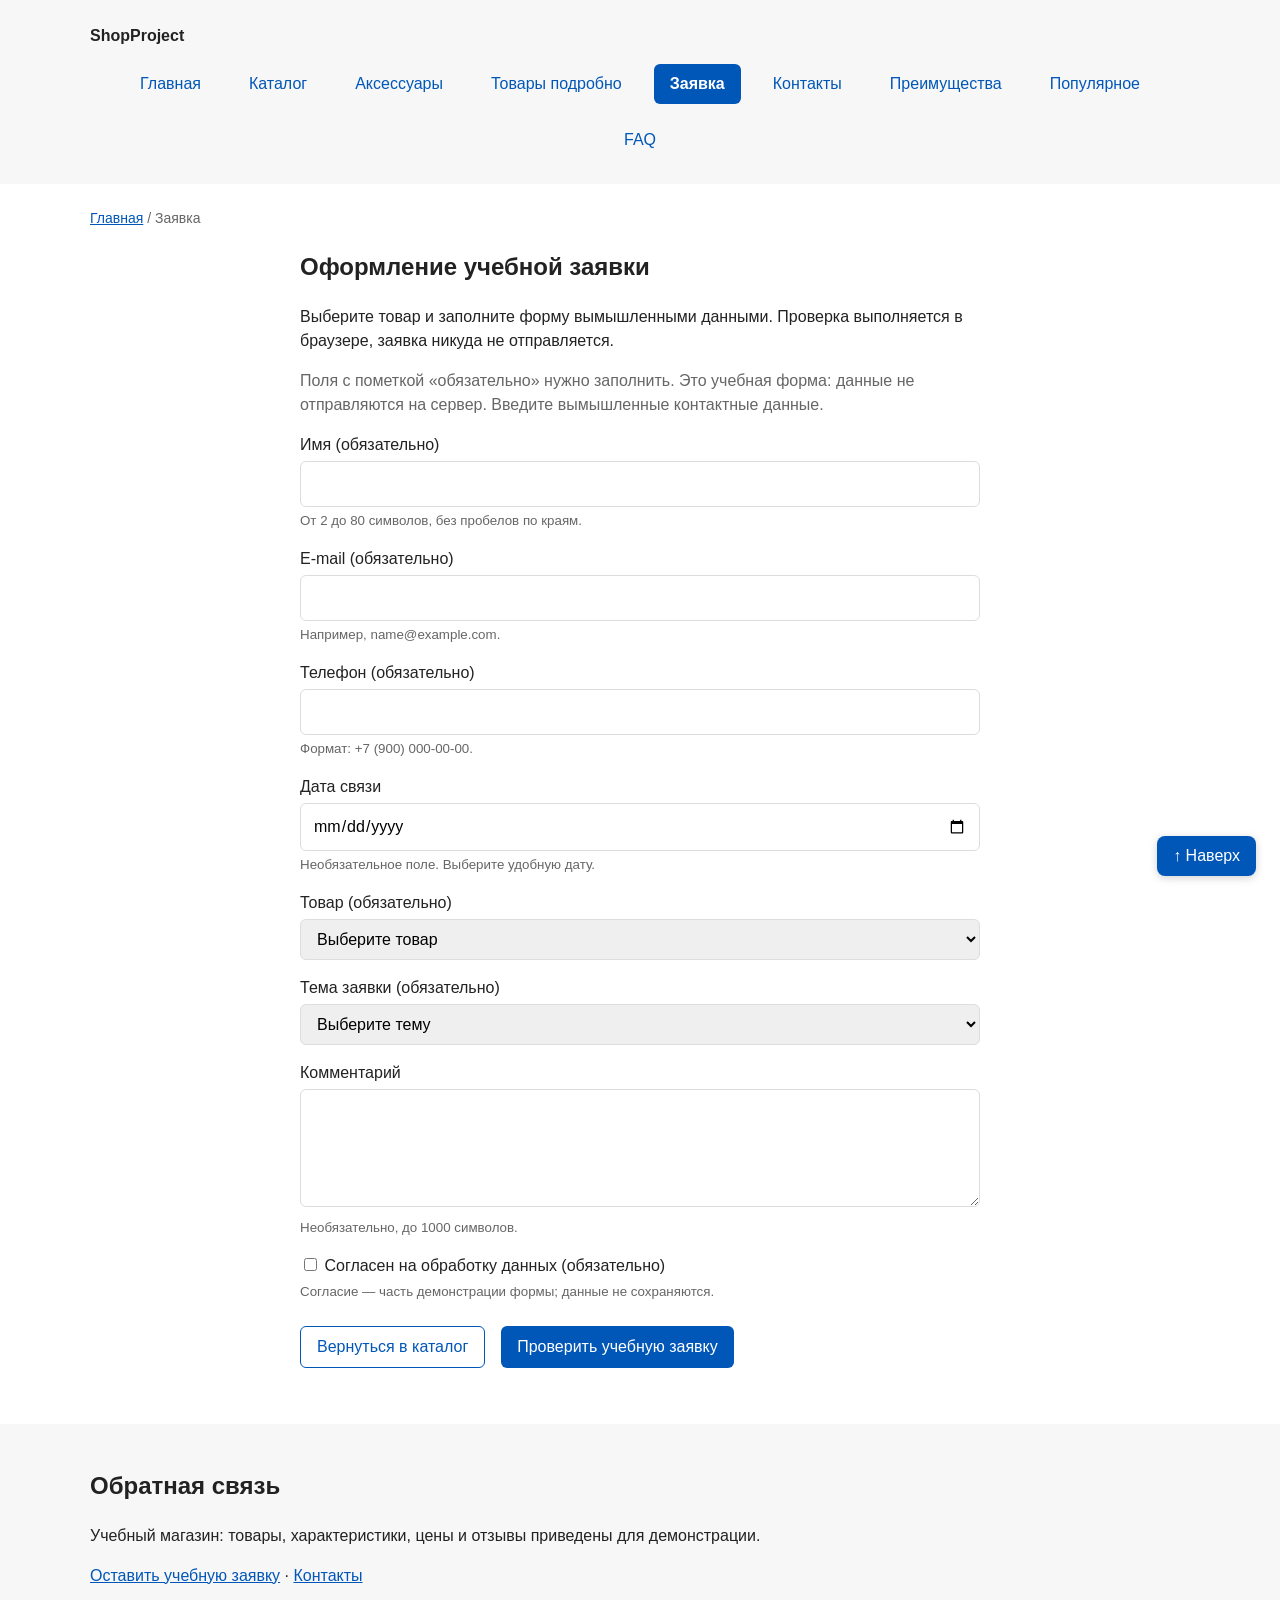
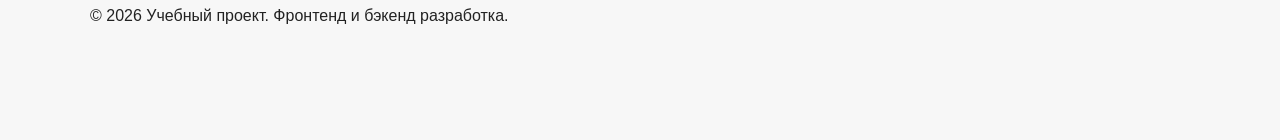
<file: order.html>
<!DOCTYPE html>
<html lang="ru">
<head>
  <meta charset="UTF-8">
  <meta name="viewport" content="width=device-width, initial-scale=1.0">
  <meta name="description" content="Демонстрационная форма заявки с подсказками, выбором товара и доступными сообщениями об ошибках.">
  <title>Заявка — ShopProject</title>
  <meta property="og:type" content="website">
  <meta property="og:title" content="Заявка — ShopProject">
  <meta property="og:description" content="Демонстрационная форма заявки с подсказками, выбором товара и доступными сообщениями об ошибках.">
  <meta property="og:url" content="https://vzelenskij4634-lab.github.io/kr1-html-css-shop/order.html">
  <meta property="og:image" content="https://vzelenskij4634-lab.github.io/kr1-html-css-shop/images/preview.jpg">
  <meta property="og:image:alt" content="ShopProject — учебный интернет-магазин">
  <link rel="stylesheet" href="css/style.css">
  <script src="js/main.js" defer></script>
</head>
<body>
  <a class="skip-link" href="#main-content">Перейти к содержимому</a>
  <header class="site-header" id="top">
    <div class="site-header__inner">
      <a class="site-header__logo" href="index.html">ShopProject</a>
      <nav class="site-nav" aria-label="Основная навигация">
        <ul class="site-nav__list">
          <li class="site-nav__item"><a class="site-nav__link" href="index.html">Главная</a></li>
          <li class="site-nav__item"><a class="site-nav__link" href="catalog.html">Каталог</a></li>
          <li class="site-nav__item"><a class="site-nav__link" href="category.html">Аксессуары</a></li>
          <li class="site-nav__item"><a class="site-nav__link" href="product.html">Товары подробно</a></li>
          <li class="site-nav__item"><a class="site-nav__link site-nav__link--active" href="order.html" aria-current="page">Заявка</a></li>
          <li class="site-nav__item"><a class="site-nav__link" href="contacts.html">Контакты</a></li>
          <li class="site-nav__item"><a class="site-nav__link" href="index.html#advantages">Преимущества</a></li>
          <li class="site-nav__item"><a class="site-nav__link" href="index.html#popular">Популярное</a></li>
          <li class="site-nav__item"><a class="site-nav__link" href="index.html#faq">FAQ</a></li>
        </ul>
      </nav>
    </div>
  </header>
  <main class="site-main" id="main-content" tabindex="-1">
    <nav class="breadcrumbs" aria-label="Хлебные крошки">
      <a class="breadcrumbs__link" href="index.html">Главная</a> <span class="breadcrumbs__current" aria-current="page">Заявка</span>
    </nav>
    <section class="section order-page"><h1>Оформление учебной заявки</h1><p>Выберите товар и заполните форму вымышленными данными. Проверка выполняется в браузере, заявка никуда не отправляется.</p>
    <form class="order-form" id="order-form" action="#" method="post" aria-describedby="order-form-hint">
      <p class="order-form__hint" id="order-form-hint">Поля с пометкой «обязательно» нужно заполнить. Это учебная форма: данные не отправляются на сервер. Введите вымышленные контактные данные.</p>
      <p class="order-form__summary" id="order-form-summary" role="alert" tabindex="-1" hidden></p>
      <div class="order-form__field">
        <label class="order-form__label" for="order-name">Имя (обязательно)</label>
        <input class="order-form__input" id="order-name" name="name" type="text" autocomplete="given-name" minlength="2" maxlength="80" required aria-describedby="order-name-hint order-name-error">
        <small class="order-form__hint" id="order-name-hint">От 2 до 80 символов, без пробелов по краям.</small>
        <p class="order-form__error" id="order-name-error" hidden></p>
      </div>
      <div class="order-form__field">
        <label class="order-form__label" for="order-email">E-mail (обязательно)</label>
        <input class="order-form__input" id="order-email" name="email" type="email" autocomplete="email" maxlength="120" required aria-describedby="order-email-hint order-email-error">
        <small class="order-form__hint" id="order-email-hint">Например, name@example.com.</small>
        <p class="order-form__error" id="order-email-error" hidden></p>
      </div>
      <div class="order-form__field">
        <label class="order-form__label" for="order-phone">Телефон (обязательно)</label>
        <input class="order-form__input" id="order-phone" name="phone" type="tel" autocomplete="tel" inputmode="tel" pattern="\+7 \([0-9]{3}\) [0-9]{3}-[0-9]{2}-[0-9]{2}" required aria-describedby="order-phone-hint order-phone-error">
        <small class="order-form__hint" id="order-phone-hint">Формат: +7 (900) 000-00-00.</small>
        <p class="order-form__error" id="order-phone-error" hidden></p>
      </div>
      <div class="order-form__field">
        <label class="order-form__label" for="order-date">Дата связи</label>
        <input class="order-form__input" id="order-date" name="date" type="date"  aria-describedby="order-date-hint order-date-error">
        <small class="order-form__hint" id="order-date-hint">Необязательное поле. Выберите удобную дату.</small>
        <p class="order-form__error" id="order-date-error" hidden></p>
      </div>
      <div class="order-form__field">
        <label class="order-form__label" for="selected-product">Товар (обязательно)</label>
        <select class="order-form__select" id="selected-product" name="selected-product" required aria-describedby="selected-product-error">
          <option value="">Выберите товар</option><option value="wave">Наушники Wave — 1 000 руб.</option><option value="echo">Колонка Echo — 1 500 руб.</option><option value="air">Вкладыши Air — 2 000 руб.</option><option value="type">Клавиатура Type — 2 500 руб.</option><option value="point">Мышь Point — 900 руб.</option><option value="rise">Подставка Rise — 1 800 руб.</option><option value="link">Хаб Link — 1 200 руб.</option><option value="line">Кабель Line — 400 руб.</option><option value="desk">Коврик Desk — 600 руб.</option>
        </select>
        <p class="order-form__error" id="selected-product-error" hidden></p>
      </div>
      <div class="order-form__field">
        <label class="order-form__label" for="order-topic">Тема заявки (обязательно)</label>
        <select class="order-form__select" id="order-topic" name="topic" required aria-describedby="order-topic-error">
          <option value="">Выберите тему</option><option value="product">Заказ товара</option><option value="consultation">Консультация</option><option value="delivery">Доставка</option>
        </select>
        <p class="order-form__error" id="order-topic-error" hidden></p>
      </div>
      <div class="order-form__field">
        <label class="order-form__label" for="order-comment">Комментарий</label>
        <textarea class="order-form__textarea" id="order-comment" name="comment" rows="4" maxlength="1000" aria-describedby="order-comment-hint order-comment-error"></textarea>
        <small class="order-form__hint" id="order-comment-hint">Необязательно, до 1000 символов.</small>
        <p class="order-form__error" id="order-comment-error" hidden></p>
      </div>
      <div class="order-form__field order-form__field--checkbox">
        <label class="order-form__label" for="order-agreement"><input class="order-form__input order-form__input--checkbox" id="order-agreement" name="agreement" type="checkbox" required aria-describedby="order-agreement-hint order-agreement-error"> Согласен на обработку данных (обязательно)</label>
        <small class="order-form__hint" id="order-agreement-hint">Согласие — часть демонстрации формы; данные не сохраняются.</small>
        <p class="order-form__error" id="order-agreement-error" hidden></p>
      </div>
      <div class="order-form__actions"><a class="button button--secondary" href="catalog.html">Вернуться в каталог</a><button class="button button--primary" type="submit" disabled>Проверить учебную заявку</button></div>
      <noscript><p>Для демонстрационной проверки заявки включите JavaScript. Отправка отключена, чтобы контактные данные не попадали в адрес страницы.</p></noscript>
    </form>
    </section>
    <p class="success-message" id="success-message" role="status" tabindex="-1" hidden></p>
  </main>
  <footer class="site-footer" id="contacts">
    <div class="site-footer__inner">
      <h2>Обратная связь</h2>
      <p>Учебный магазин: товары, характеристики, цены и отзывы приведены для демонстрации.</p>
      <a href="order.html">Оставить учебную заявку</a> · <a href="contacts.html">Контакты</a>
      <p>&copy; 2026 Учебный проект. Фронтенд и бэкенд разработка.</p>
    </div>
  </footer>
  <a class="back-to-top" href="#top" aria-label="Вернуться к началу страницы">↑ Наверх</a>

</body>
</html>
</file>
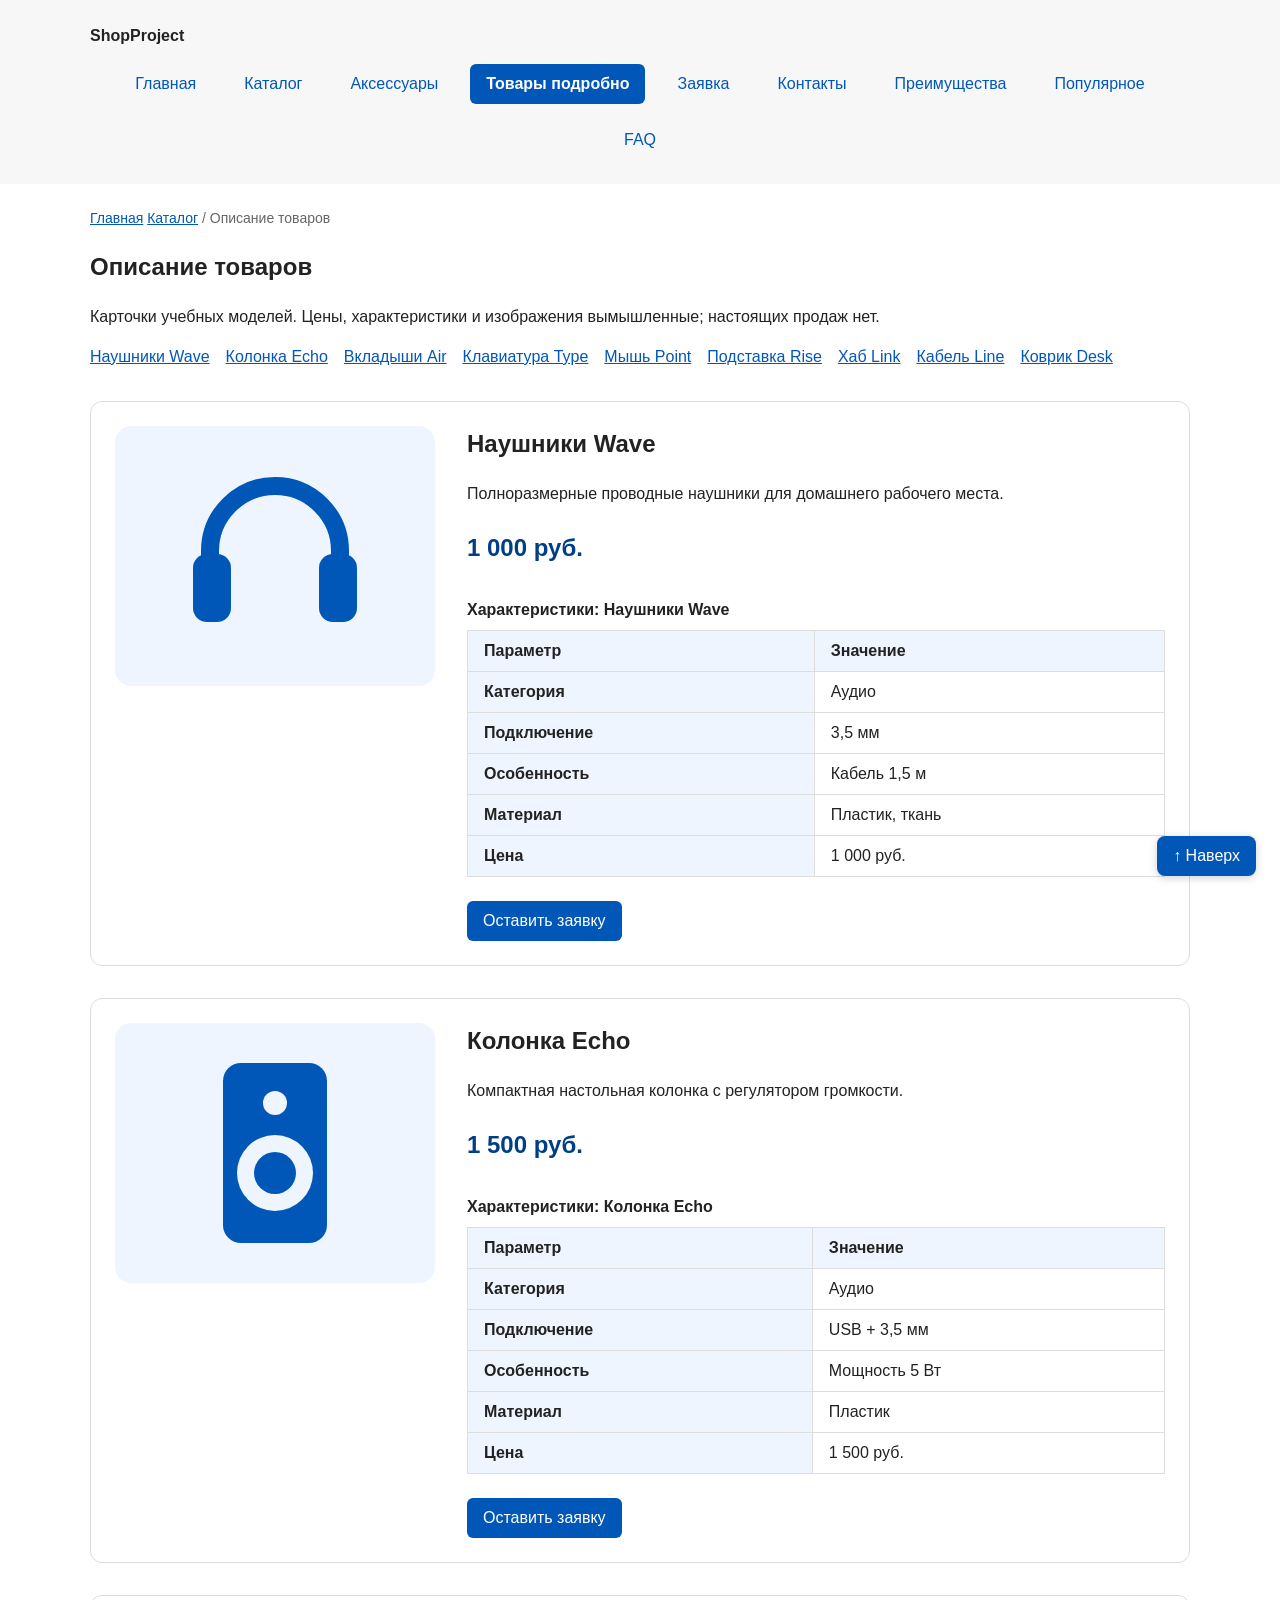
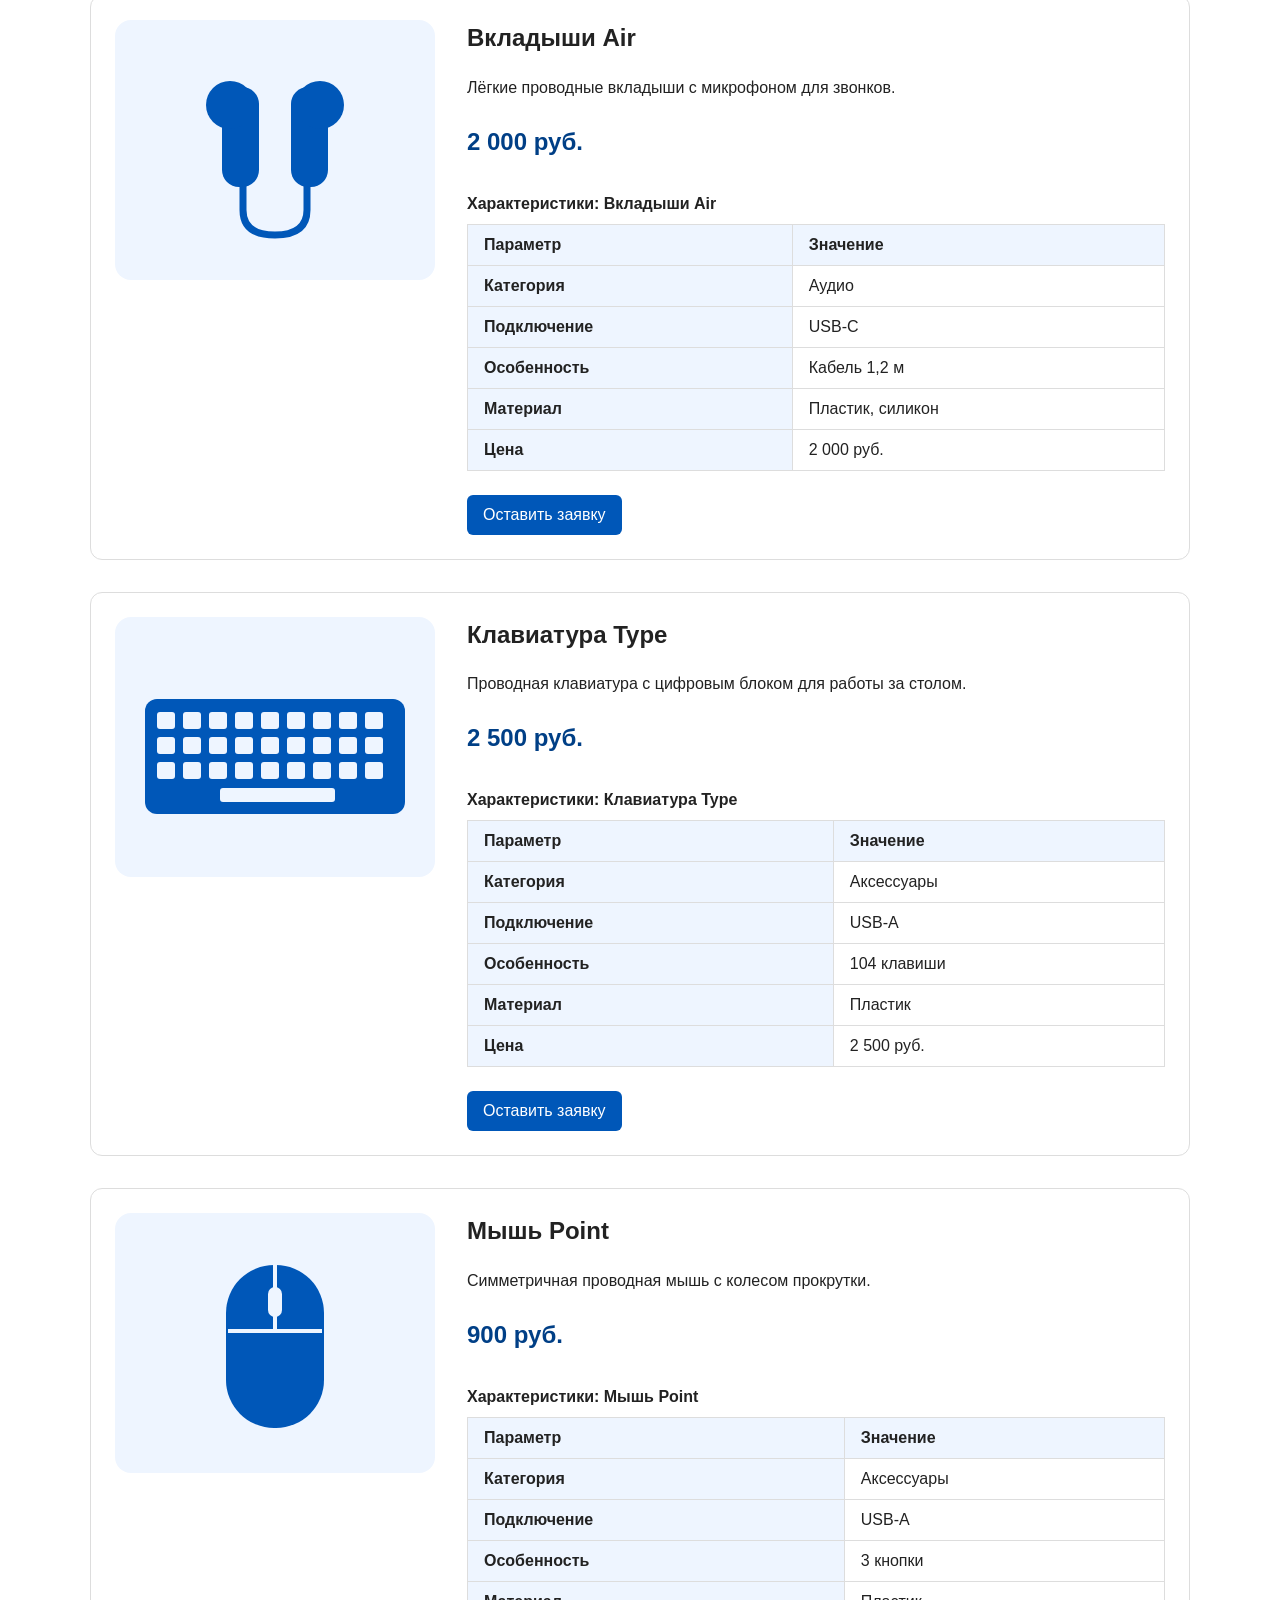
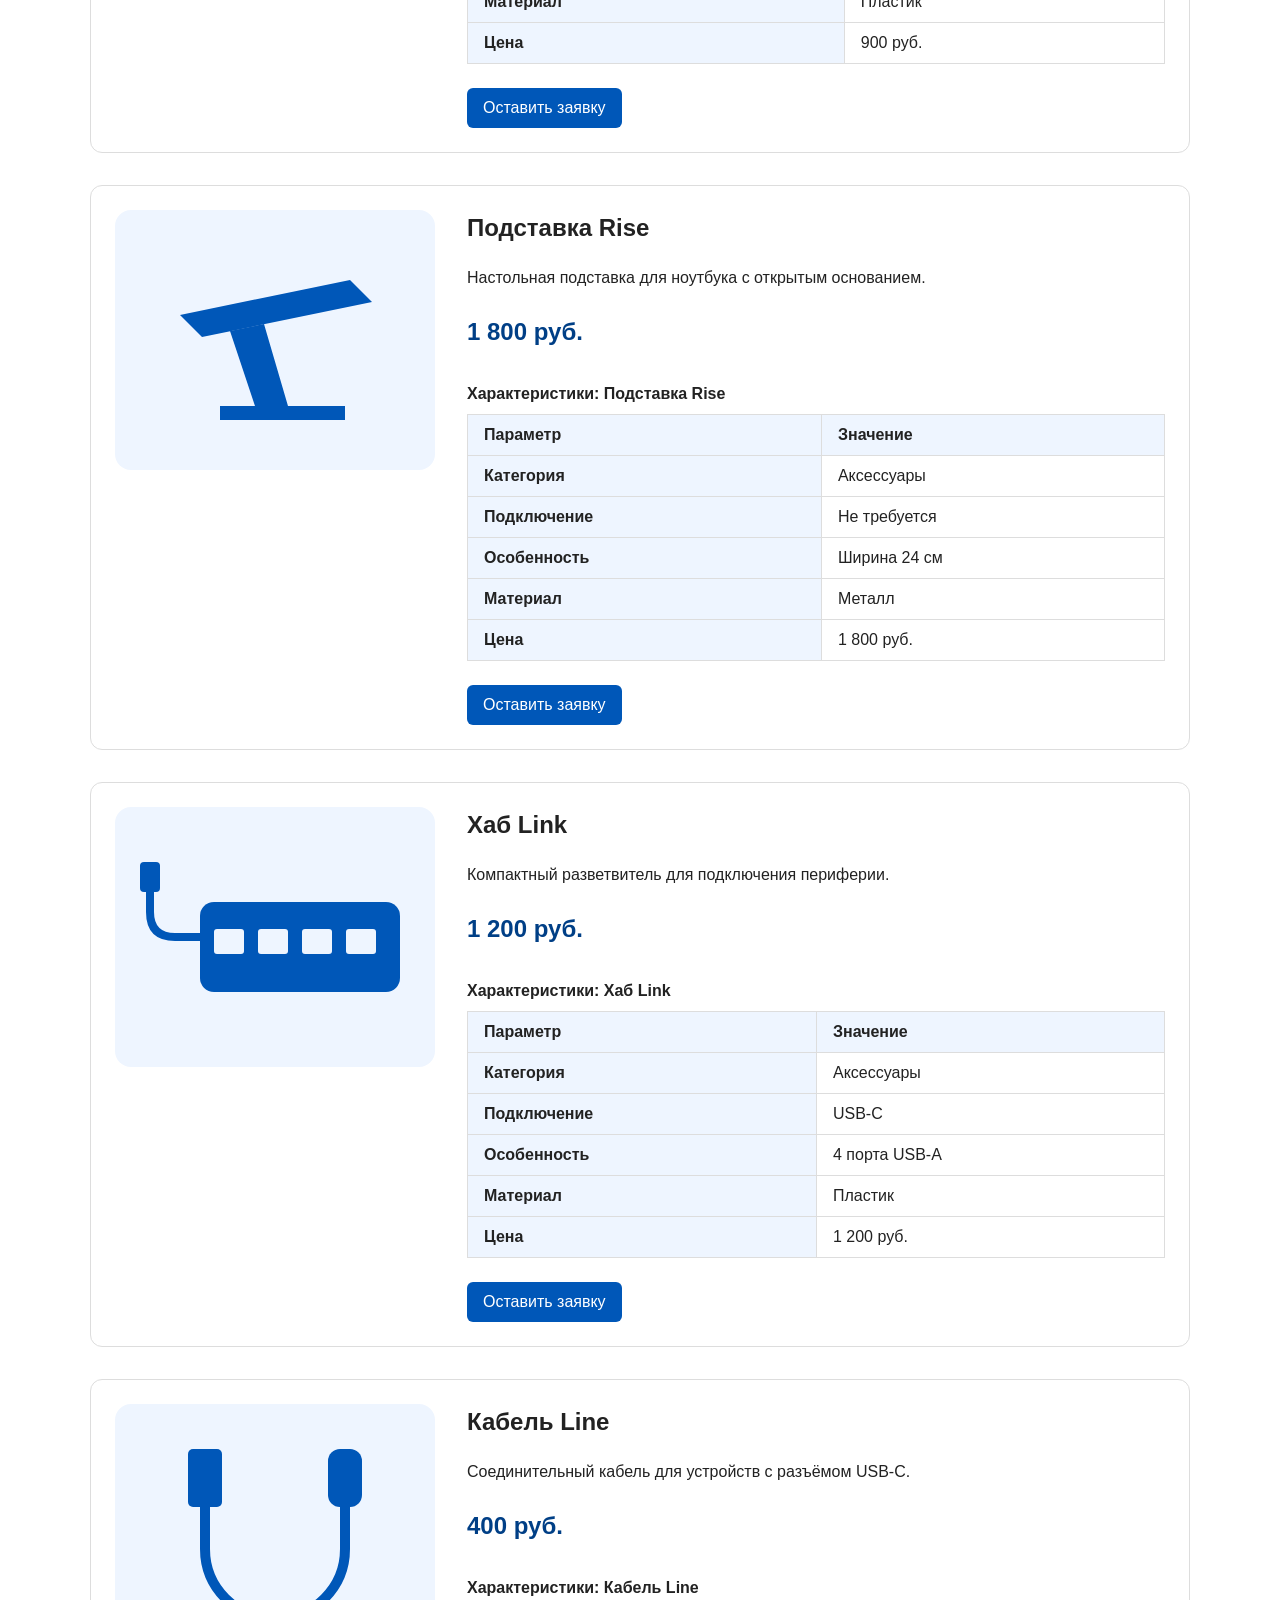
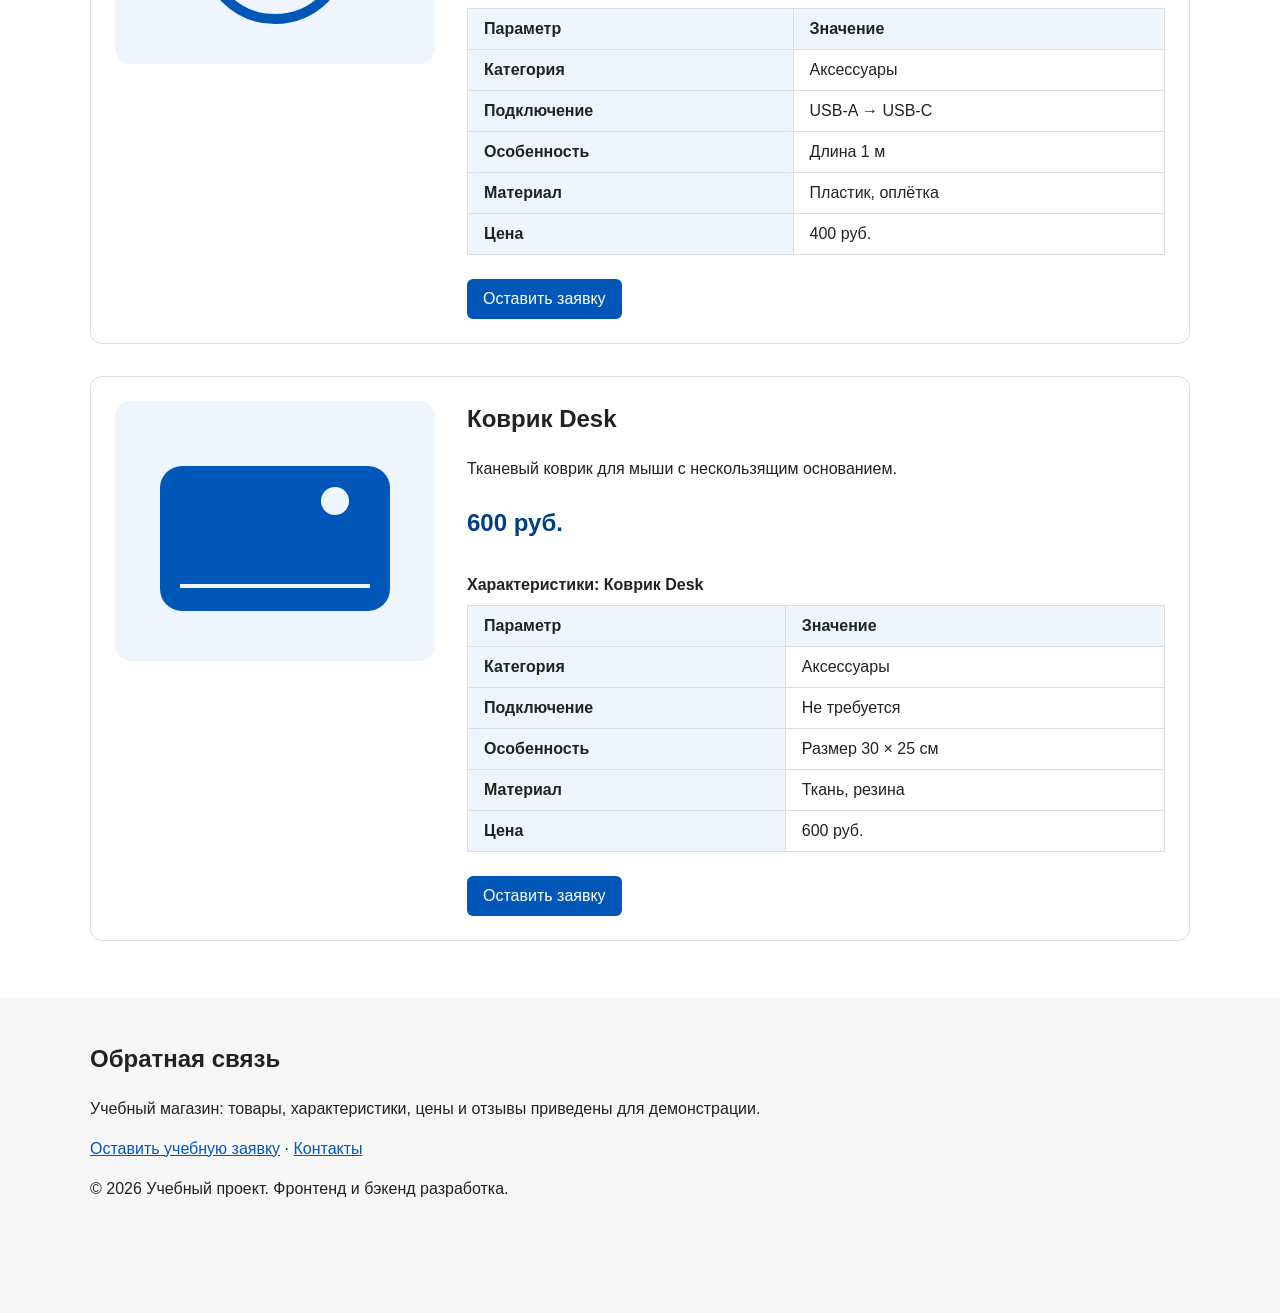
<file: product.html>
<!DOCTYPE html>
<html lang="ru">
<head>
  <meta charset="UTF-8">
  <meta name="viewport" content="width=device-width, initial-scale=1.0">
  <meta name="description" content="Подробные описания, иллюстрации, характеристики и цены девяти учебных товаров.">
  <title>Описание товаров — ShopProject</title>
  <meta property="og:type" content="website">
  <meta property="og:title" content="Описание товаров — ShopProject">
  <meta property="og:description" content="Подробные описания, иллюстрации, характеристики и цены девяти учебных товаров.">
  <meta property="og:url" content="https://vzelenskij4634-lab.github.io/kr1-html-css-shop/product.html">
  <meta property="og:image" content="https://vzelenskij4634-lab.github.io/kr1-html-css-shop/images/preview.jpg">
  <meta property="og:image:alt" content="ShopProject — учебный интернет-магазин">
  <link rel="stylesheet" href="css/style.css">

</head>
<body>
  <a class="skip-link" href="#main-content">Перейти к содержимому</a>
  <header class="site-header" id="top">
    <div class="site-header__inner">
      <a class="site-header__logo" href="index.html">ShopProject</a>
      <nav class="site-nav" aria-label="Основная навигация">
        <ul class="site-nav__list">
          <li class="site-nav__item"><a class="site-nav__link" href="index.html">Главная</a></li>
          <li class="site-nav__item"><a class="site-nav__link" href="catalog.html">Каталог</a></li>
          <li class="site-nav__item"><a class="site-nav__link" href="category.html">Аксессуары</a></li>
          <li class="site-nav__item"><a class="site-nav__link site-nav__link--active" href="product.html" aria-current="page">Товары подробно</a></li>
          <li class="site-nav__item"><a class="site-nav__link" href="order.html">Заявка</a></li>
          <li class="site-nav__item"><a class="site-nav__link" href="contacts.html">Контакты</a></li>
          <li class="site-nav__item"><a class="site-nav__link" href="index.html#advantages">Преимущества</a></li>
          <li class="site-nav__item"><a class="site-nav__link" href="index.html#popular">Популярное</a></li>
          <li class="site-nav__item"><a class="site-nav__link" href="index.html#faq">FAQ</a></li>
        </ul>
      </nav>
    </div>
  </header>
  <main class="site-main" id="main-content" tabindex="-1">
    <nav class="breadcrumbs" aria-label="Хлебные крошки">
      <a class="breadcrumbs__link" href="index.html">Главная</a> <a class="breadcrumbs__link" href="catalog.html">Каталог</a> <span class="breadcrumbs__current" aria-current="page">Описание товаров</span>
    </nav>
    <section class="section"><h1>Описание товаров</h1><p>Карточки учебных моделей. Цены, характеристики и изображения вымышленные; настоящих продаж нет.</p><nav class="category-nav" aria-label="Выбрать описание товара"><a href="#wave">Наушники Wave</a><a href="#echo">Колонка Echo</a><a href="#air">Вкладыши Air</a><a href="#type">Клавиатура Type</a><a href="#point">Мышь Point</a><a href="#rise">Подставка Rise</a><a href="#link">Хаб Link</a><a href="#line">Кабель Line</a><a href="#desk">Коврик Desk</a></nav></section>
    <article class="section product-detail" id="wave">
      <img class="product-detail__image" src="images/wave.svg" width="320" height="260" alt="Наушники Wave — иллюстрация" loading="lazy">
      <div class="product-detail__content"><h2 class="product-detail__title">Наушники Wave</h2><p>Полноразмерные проводные наушники для домашнего рабочего места.</p><p class="product-detail__price">1 000 руб.</p>
        <table class="product-table"><caption class="product-table__caption">Характеристики: Наушники Wave</caption><thead><tr><th scope="col">Параметр</th><th scope="col">Значение</th></tr></thead><tbody><tr><th scope="row">Категория</th><td>Аудио</td></tr><tr><th scope="row">Подключение</th><td>3,5 мм</td></tr><tr><th scope="row">Особенность</th><td>Кабель 1,5 м</td></tr><tr><th scope="row">Материал</th><td>Пластик, ткань</td></tr><tr><th scope="row">Цена</th><td>1 000 руб.</td></tr></tbody></table>
        <a class="button button--primary" href="order.html?product=wave">Оставить заявку</a>
      </div>
    </article>
    <article class="section product-detail" id="echo">
      <img class="product-detail__image" src="images/echo.svg" width="320" height="260" alt="Колонка Echo — иллюстрация" loading="lazy">
      <div class="product-detail__content"><h2 class="product-detail__title">Колонка Echo</h2><p>Компактная настольная колонка с регулятором громкости.</p><p class="product-detail__price">1 500 руб.</p>
        <table class="product-table"><caption class="product-table__caption">Характеристики: Колонка Echo</caption><thead><tr><th scope="col">Параметр</th><th scope="col">Значение</th></tr></thead><tbody><tr><th scope="row">Категория</th><td>Аудио</td></tr><tr><th scope="row">Подключение</th><td>USB + 3,5 мм</td></tr><tr><th scope="row">Особенность</th><td>Мощность 5 Вт</td></tr><tr><th scope="row">Материал</th><td>Пластик</td></tr><tr><th scope="row">Цена</th><td>1 500 руб.</td></tr></tbody></table>
        <a class="button button--primary" href="order.html?product=echo">Оставить заявку</a>
      </div>
    </article>
    <article class="section product-detail" id="air">
      <img class="product-detail__image" src="images/air.svg" width="320" height="260" alt="Вкладыши Air — иллюстрация" loading="lazy">
      <div class="product-detail__content"><h2 class="product-detail__title">Вкладыши Air</h2><p>Лёгкие проводные вкладыши с микрофоном для звонков.</p><p class="product-detail__price">2 000 руб.</p>
        <table class="product-table"><caption class="product-table__caption">Характеристики: Вкладыши Air</caption><thead><tr><th scope="col">Параметр</th><th scope="col">Значение</th></tr></thead><tbody><tr><th scope="row">Категория</th><td>Аудио</td></tr><tr><th scope="row">Подключение</th><td>USB-C</td></tr><tr><th scope="row">Особенность</th><td>Кабель 1,2 м</td></tr><tr><th scope="row">Материал</th><td>Пластик, силикон</td></tr><tr><th scope="row">Цена</th><td>2 000 руб.</td></tr></tbody></table>
        <a class="button button--primary" href="order.html?product=air">Оставить заявку</a>
      </div>
    </article>
    <article class="section product-detail" id="type">
      <img class="product-detail__image" src="images/type.svg" width="320" height="260" alt="Клавиатура Type — иллюстрация" loading="lazy">
      <div class="product-detail__content"><h2 class="product-detail__title">Клавиатура Type</h2><p>Проводная клавиатура с цифровым блоком для работы за столом.</p><p class="product-detail__price">2 500 руб.</p>
        <table class="product-table"><caption class="product-table__caption">Характеристики: Клавиатура Type</caption><thead><tr><th scope="col">Параметр</th><th scope="col">Значение</th></tr></thead><tbody><tr><th scope="row">Категория</th><td>Аксессуары</td></tr><tr><th scope="row">Подключение</th><td>USB-A</td></tr><tr><th scope="row">Особенность</th><td>104 клавиши</td></tr><tr><th scope="row">Материал</th><td>Пластик</td></tr><tr><th scope="row">Цена</th><td>2 500 руб.</td></tr></tbody></table>
        <a class="button button--primary" href="order.html?product=type">Оставить заявку</a>
      </div>
    </article>
    <article class="section product-detail" id="point">
      <img class="product-detail__image" src="images/point.svg" width="320" height="260" alt="Мышь Point — иллюстрация" loading="lazy">
      <div class="product-detail__content"><h2 class="product-detail__title">Мышь Point</h2><p>Симметричная проводная мышь с колесом прокрутки.</p><p class="product-detail__price">900 руб.</p>
        <table class="product-table"><caption class="product-table__caption">Характеристики: Мышь Point</caption><thead><tr><th scope="col">Параметр</th><th scope="col">Значение</th></tr></thead><tbody><tr><th scope="row">Категория</th><td>Аксессуары</td></tr><tr><th scope="row">Подключение</th><td>USB-A</td></tr><tr><th scope="row">Особенность</th><td>3 кнопки</td></tr><tr><th scope="row">Материал</th><td>Пластик</td></tr><tr><th scope="row">Цена</th><td>900 руб.</td></tr></tbody></table>
        <a class="button button--primary" href="order.html?product=point">Оставить заявку</a>
      </div>
    </article>
    <article class="section product-detail" id="rise">
      <img class="product-detail__image" src="images/rise.svg" width="320" height="260" alt="Подставка Rise — иллюстрация" loading="lazy">
      <div class="product-detail__content"><h2 class="product-detail__title">Подставка Rise</h2><p>Настольная подставка для ноутбука с открытым основанием.</p><p class="product-detail__price">1 800 руб.</p>
        <table class="product-table"><caption class="product-table__caption">Характеристики: Подставка Rise</caption><thead><tr><th scope="col">Параметр</th><th scope="col">Значение</th></tr></thead><tbody><tr><th scope="row">Категория</th><td>Аксессуары</td></tr><tr><th scope="row">Подключение</th><td>Не требуется</td></tr><tr><th scope="row">Особенность</th><td>Ширина 24 см</td></tr><tr><th scope="row">Материал</th><td>Металл</td></tr><tr><th scope="row">Цена</th><td>1 800 руб.</td></tr></tbody></table>
        <a class="button button--primary" href="order.html?product=rise">Оставить заявку</a>
      </div>
    </article>
    <article class="section product-detail" id="link">
      <img class="product-detail__image" src="images/link.svg" width="320" height="260" alt="Хаб Link — иллюстрация" loading="lazy">
      <div class="product-detail__content"><h2 class="product-detail__title">Хаб Link</h2><p>Компактный разветвитель для подключения периферии.</p><p class="product-detail__price">1 200 руб.</p>
        <table class="product-table"><caption class="product-table__caption">Характеристики: Хаб Link</caption><thead><tr><th scope="col">Параметр</th><th scope="col">Значение</th></tr></thead><tbody><tr><th scope="row">Категория</th><td>Аксессуары</td></tr><tr><th scope="row">Подключение</th><td>USB-C</td></tr><tr><th scope="row">Особенность</th><td>4 порта USB-A</td></tr><tr><th scope="row">Материал</th><td>Пластик</td></tr><tr><th scope="row">Цена</th><td>1 200 руб.</td></tr></tbody></table>
        <a class="button button--primary" href="order.html?product=link">Оставить заявку</a>
      </div>
    </article>
    <article class="section product-detail" id="line">
      <img class="product-detail__image" src="images/line.svg" width="320" height="260" alt="Кабель Line — иллюстрация" loading="lazy">
      <div class="product-detail__content"><h2 class="product-detail__title">Кабель Line</h2><p>Соединительный кабель для устройств с разъёмом USB-C.</p><p class="product-detail__price">400 руб.</p>
        <table class="product-table"><caption class="product-table__caption">Характеристики: Кабель Line</caption><thead><tr><th scope="col">Параметр</th><th scope="col">Значение</th></tr></thead><tbody><tr><th scope="row">Категория</th><td>Аксессуары</td></tr><tr><th scope="row">Подключение</th><td>USB-A → USB-C</td></tr><tr><th scope="row">Особенность</th><td>Длина 1 м</td></tr><tr><th scope="row">Материал</th><td>Пластик, оплётка</td></tr><tr><th scope="row">Цена</th><td>400 руб.</td></tr></tbody></table>
        <a class="button button--primary" href="order.html?product=line">Оставить заявку</a>
      </div>
    </article>
    <article class="section product-detail" id="desk">
      <img class="product-detail__image" src="images/desk.svg" width="320" height="260" alt="Коврик Desk — иллюстрация" loading="lazy">
      <div class="product-detail__content"><h2 class="product-detail__title">Коврик Desk</h2><p>Тканевый коврик для мыши с нескользящим основанием.</p><p class="product-detail__price">600 руб.</p>
        <table class="product-table"><caption class="product-table__caption">Характеристики: Коврик Desk</caption><thead><tr><th scope="col">Параметр</th><th scope="col">Значение</th></tr></thead><tbody><tr><th scope="row">Категория</th><td>Аксессуары</td></tr><tr><th scope="row">Подключение</th><td>Не требуется</td></tr><tr><th scope="row">Особенность</th><td>Размер 30 × 25 см</td></tr><tr><th scope="row">Материал</th><td>Ткань, резина</td></tr><tr><th scope="row">Цена</th><td>600 руб.</td></tr></tbody></table>
        <a class="button button--primary" href="order.html?product=desk">Оставить заявку</a>
      </div>
    </article>

  </main>
  <footer class="site-footer" id="contacts">
    <div class="site-footer__inner">
      <h2>Обратная связь</h2>
      <p>Учебный магазин: товары, характеристики, цены и отзывы приведены для демонстрации.</p>
      <a href="order.html">Оставить учебную заявку</a> · <a href="contacts.html">Контакты</a>
      <p>&copy; 2026 Учебный проект. Фронтенд и бэкенд разработка.</p>
    </div>
  </footer>
  <a class="back-to-top" href="#top" aria-label="Вернуться к началу страницы">↑ Наверх</a>

</body>
</html>
</file>
<file: css/style.css>
/* ===============================
   1. Переменные проекта
   =============================== */

:root {
  /* Основные цвета проекта */
  --color-bg: #ffffff;
  --color-text: #222222;
  --color-muted: #666666;
  --color-primary: #0057b8;
  --color-primary-dark: #003f86;
  --color-border: #dddddd;
  --color-surface: #f7f7f7;
  --color-surface-accent: #eef5ff;
  --color-danger: #b00020;
  --color-success: #168a2f;
  --color-success-bg: #eefaf0;
  --color-white: #ffffff;

  /* Отступы */
  --space-xs: 4px;
  --space-sm: 8px;
  --space-md: 16px;
  --space-lg: 24px;
  --space-xl: 32px;

  /* Скругления */
  --radius-sm: 6px;
  --radius-md: 8px;
  --radius-lg: 12px;

  /* Размеры */
  --container-width: 1100px;
}


/* ===============================
   2. Базовые стили
   =============================== */

/*
  Универсальное правило для всех элементов.
  border-box делает расчёт размеров более понятным:
  width включает content, padding и border.
*/
* {
  box-sizing: border-box;
}

html {
  scroll-behavior: smooth;
}

:target {
  outline: 2px dashed var(--color-primary);
  outline-offset: 4px;
}

@media (prefers-reduced-motion: reduce) {
  html {
    scroll-behavior: auto;
  }
}

body {
  margin: 0;
  font-family: Arial, sans-serif;
  line-height: 1.5;
  color: var(--color-text);
  background-color: var(--color-bg);
}

/*
  Задаём внутренние отступы
  для основных областей страницы.
*/
.site-header,
.site-main,
.site-footer {
  padding: var(--space-lg);
}

.site-header {
  background-color: var(--color-surface);
}

.site-footer {
  background-color: var(--color-surface);
}


/* ===============================
   3. Общие элементы интерфейса
   =============================== */

/* Ссылки */

a {
  color: var(--color-primary);
}

a:hover {
  color: var(--color-primary-dark);
}

a:focus-visible {
  outline: 2px solid var(--color-primary);
  outline-offset: 3px;
}


/* Кнопки */

.button {
  display: inline-block;
  padding: var(--space-sm) var(--space-md);
  text-decoration: none;
  border: none;
  border-radius: var(--radius-sm);
  font: inherit;
  cursor: pointer;
}

.button--primary {
  color: var(--color-white);
  background-color: var(--color-primary);
}

.button--primary:hover {
  color: var(--color-white);
  background-color: var(--color-primary-dark);
}

.button--secondary {
  color: var(--color-primary);
  background-color: transparent;
  border: 1px solid var(--color-primary);
}

.button--secondary:hover {
  color: var(--color-white);
  background-color: var(--color-primary);
}

.button:focus-visible {
  outline: 2px solid var(--color-primary);
  outline-offset: 3px;
}

.button:disabled {
  opacity: 0.6;
  cursor: not-allowed;
}


/* ===============================
   4. Компоненты страницы
   =============================== */

/*
  Содержимое шапки.
*/
.site-header__inner {
  display: flex;
  flex-wrap: wrap;
  gap: var(--space-md);
  justify-content: space-between;
  align-items: center;

  max-width: var(--container-width);
  margin: 0 auto;
}

/*
  Текстовый логотип.
*/
.site-header__logo {
  font-weight: bold;
  color: var(--color-text);
  text-decoration: none;
}

/*
  Навигация.
*/
.site-nav__list {
  display: flex;
  flex-wrap: wrap;
  justify-content: center;
  align-items: center;
  gap: var(--space-md);

  padding: 0;
  margin: 0;
  list-style: none;
}


.site-nav__link {
  display: inline-block;
  padding: var(--space-sm) var(--space-md);
  color: var(--color-primary);
  text-decoration: none;
  border-radius: var(--radius-sm);
}

.site-nav__link:hover {
  color: var(--color-white);
  background-color: var(--color-primary);
}

.site-nav__link--active {
  color: var(--color-white);
  background-color: var(--color-primary);
  font-weight: bold;
}

.breadcrumbs {
  max-width: var(--container-width);
  margin: 0 auto var(--space-md);
  font-size: 14px;
  color: var(--color-muted);
}

.breadcrumbs__link {
  color: var(--color-primary);
}

.breadcrumbs__current::before {
  content: " / ";
  color: var(--color-muted);
}

/*
  Hero-блок — первый крупный блок страницы.
*/
.hero {
  max-width: var(--container-width);
  margin: 0 auto var(--space-xl);
  padding: var(--space-xl) var(--space-lg);
  background-color: var(--color-surface-accent);
  border-radius: var(--radius-lg);
}

/*
  Общий класс для разделов страницы.
*/
.section {
  max-width: var(--container-width);
  margin: 0 auto var(--space-xl);
}

.section__title {
  margin-top: 0;
}

/*
  Сетка карточек товаров.
*/
.products-grid {
  display: grid;
  grid-template-columns: repeat(3, 1fr);
  gap: var(--space-lg);
}

/*
  Карточка товара.
*/
.product-card {
  position: relative;
  display: flex;
  flex-direction: column;
  gap: var(--space-sm);
  min-width: 0;
  margin-bottom: 0;
  padding: var(--space-md);
  border: 1px solid var(--color-border);
  border-radius: var(--radius-md);
  background-color: var(--color-bg);
}

.product-card:hover {
  border-color: var(--color-primary);
}

.product-card--featured {
  border-color: var(--color-primary);
}

.product-card__title,
.product-card__description,
.product-card__price {
  margin: 0;
}

.product-card__button {
  margin-top: auto;
  align-self: flex-start;
}

.product-card__description {
  color: var(--color-text);
}

.product-card__price {
  font-weight: bold;
}

/*
  Каталог: боковая область фильтров и список товаров.
*/
.catalog-layout {
  display: grid;
  grid-template-columns: 260px minmax(0, 1fr);
  grid-template-areas: "filters products";
  gap: var(--space-lg);
  max-width: var(--container-width);
  margin: 0 auto var(--space-xl);
  align-items: start;
}

.catalog-filters {
  grid-area: filters;
  position: sticky;
  top: var(--space-md);
  max-height: calc(100vh - 32px);
  overflow-y: auto;
  padding: var(--space-md);
  border: 1px solid var(--color-border);
  border-radius: var(--radius-md);
  background-color: var(--color-surface);
}

.catalog-products {
  grid-area: products;
  min-width: 0;
}

.catalog-filters__title,
.catalog-products__title {
  margin-top: 0;
}

.filters-form {
  display: grid;
  gap: var(--space-md);
}

.filters-form__group {
  min-width: 0;
  margin: 0;
  padding: var(--space-md);
  border: 1px solid var(--color-border);
  border-radius: var(--radius-sm);
}

.filters-form__legend {
  font-weight: 700;
}

.filters-form__label {
  display: block;
  margin-bottom: var(--space-sm);
}

.filters-form__input {
  width: 100%;
  padding: var(--space-sm) 10px;
  border: 1px solid var(--color-border);
  border-radius: var(--radius-sm);
  font: inherit;
}

.filters-form__input:hover {
  border-color: var(--color-primary);
}

.filters-form__input:focus-visible,
.filters-form__checkbox:focus-visible {
  outline: 2px solid var(--color-primary);
  outline-offset: 3px;
}

.filters-form__hint {
  margin: 0;
  color: var(--color-muted);
  font-size: 14px;
}

/*
  Дополнительный информационный блок.
*/
.aside-info {
  max-width: var(--container-width);
  margin: 0 auto var(--space-xl);
  padding: var(--space-md);
  border-left: 4px solid var(--color-primary);
  background-color: var(--color-surface);
}


/* ===============================
   5. Форма и модальное окно
   =============================== */

/*
  Модальное окно.
*/
.order-dialog {
  width: min(100% - 32px, 560px);
  max-height: calc(100vh - 32px);
  overflow-y: auto;
  padding: var(--space-lg);
  border: none;
  border-radius: var(--radius-lg);
}

/*
  Затемнение страницы за модальным окном.
*/
.order-dialog::backdrop {
  background-color: rgba(0, 0, 0, 0.5);
}

.order-dialog__title {
  margin-top: 0;
}

/*
  Отдельное поле формы.
*/
.order-form__field {
  margin-bottom: var(--space-md);
}

/*
  Подписи полей.
*/
.order-form__label {
  display: block;
  margin-bottom: var(--space-xs);
}

/*
  Основные элементы формы.
*/
.order-form__input,
.order-form__select,
.order-form__textarea {
  width: 100%;
  padding: 10px 12px;
  border: 1px solid var(--color-border);
  border-radius: var(--radius-sm);
  font: inherit;
}

/*
  Checkbox не должен занимать всю ширину.
*/
.order-form__input--checkbox {
  width: auto;
}

/*
  Подсказка под полем.
*/
.order-form__hint {
  display: block;
  margin-top: var(--space-xs);
  color: var(--color-muted);
}

/*
  Состояние при наведении на поля.
*/
.order-form__input:hover,
.order-form__select:hover,
.order-form__textarea:hover {
  border-color: var(--color-primary);
}

/*
  Видимый фокус при работе с клавиатурой.
*/
.order-form__input:focus-visible,
.order-form__select:focus-visible,
.order-form__textarea:focus-visible {
  outline: 2px solid var(--color-primary);
  outline-offset: 3px;
}

/*
  Ошибочное состояние поля.
  aria-invalid добавляется через JavaScript.
*/
[aria-invalid="true"] {
  border-color: var(--color-danger);
}

/*
  Кнопки формы.
*/
.order-form__actions {
  display: flex;
  gap: var(--space-md);
  margin-top: var(--space-lg);
}

/*
  Сообщение об успешной отправке.
*/
.success-message {
  max-width: var(--container-width);
  margin: var(--space-lg) auto;
  padding: var(--space-md);
  border-left: 4px solid var(--color-success);
  background-color: var(--color-success-bg);
}

/* ===============================
   6. Самостоятельные доработки КР №1
   =============================== */

.site-main {
  min-height: 55vh;
}

.site-footer {
  padding-bottom: 96px;
}

.site-footer__inner {
  max-width: var(--container-width);
  margin: 0 auto;
}

.skip-link {
  position: absolute;
  top: var(--space-sm);
  left: var(--space-sm);
  z-index: 20;
  padding: var(--space-sm) var(--space-md);
  color: var(--color-white);
  background-color: var(--color-primary);
  transform: translateY(-200%);
}

.skip-link:focus {
  color: var(--color-white);
  transform: translateY(0);
}

.back-to-top {
  position: fixed;
  right: var(--space-lg);
  bottom: var(--space-lg);
  z-index: 10;
  padding: var(--space-sm) var(--space-md);
  color: var(--color-white);
  background-color: var(--color-primary);
  border-radius: var(--radius-md);
  text-decoration: none;
  box-shadow: 0 2px 8px rgb(0 0 0 / 18%);
}

.back-to-top:hover {
  color: var(--color-white);
  background-color: var(--color-primary-dark);
}

.product-card__image {
  display: block;
  width: 100%;
  height: 170px;
  object-fit: contain;
  background-color: var(--color-surface-accent);
  border-radius: var(--radius-sm);
}

.product-card__category {
  position: absolute;
  top: var(--space-lg);
  left: var(--space-lg);
  padding: var(--space-xs) var(--space-sm);
  margin: 0;
  color: var(--color-primary-dark);
  background-color: var(--color-white);
  border-radius: var(--radius-sm);
  font-size: 14px;
}

.category-nav {
  display: flex;
  flex-wrap: wrap;
  gap: var(--space-md);
  margin: var(--space-md) 0 var(--space-lg);
}

.reviews-grid {
  display: grid;
  grid-template-columns: repeat(3, 1fr);
  gap: var(--space-lg);
}

.review-card {
  padding: var(--space-lg);
  border: 1px solid var(--color-border);
  border-radius: var(--radius-md);
  background-color: var(--color-surface);
}

.review-card__title {
  margin-top: 0;
}

.review-card__caption {
  color: var(--color-muted);
  font-size: 14px;
}

.faq__item {
  margin-bottom: var(--space-sm);
  padding: var(--space-md);
  border: 1px solid var(--color-border);
  border-radius: var(--radius-sm);
}

.faq__question {
  cursor: pointer;
  font-weight: bold;
}

.faq__question:focus-visible,
.table-scroll:focus-visible {
  outline: 2px solid var(--color-primary);
  outline-offset: 4px;
}

.faq__answer {
  margin-bottom: 0;
}

.table-scroll {
  overflow-x: auto;
  border-radius: var(--radius-sm);
}

.product-table {
  width: 100%;
  margin-bottom: var(--space-lg);
  border-collapse: collapse;
  text-align: left;
}

.product-table__caption {
  padding: var(--space-sm) 0;
  text-align: left;
  font-weight: bold;
}

.product-table th,
.product-table td {
  padding: var(--space-sm) var(--space-md);
  border: 1px solid var(--color-border);
  vertical-align: top;
}

.product-table th {
  background-color: var(--color-surface-accent);
}

.product-detail {
  display: grid;
  grid-template-columns: 320px minmax(0, 1fr);
  gap: var(--space-xl);
  padding: var(--space-lg);
  border: 1px solid var(--color-border);
  border-radius: var(--radius-lg);
  scroll-margin-top: var(--space-md);
}

.product-detail__image {
  width: 100%;
  height: auto;
}

.product-detail__title {
  margin-top: 0;
}

.product-detail__price {
  color: var(--color-primary-dark);
  font-size: 24px;
  font-weight: bold;
}

.order-page {
  max-width: 680px;
}

.order-form__error {
  margin: var(--space-xs) 0 0;
  color: var(--color-danger);
  font-weight: bold;
}

.order-form__summary {
  padding: var(--space-md);
  color: var(--color-danger);
  border-left: 4px solid var(--color-danger);
  background-color: var(--color-surface);
}

.order-form__actions {
  flex-wrap: wrap;
}

/* Ошибка должна оставаться видна и при наведении на поле. */
.order-form__input[aria-invalid="true"],
.order-form__select[aria-invalid="true"],
.order-form__textarea[aria-invalid="true"] {
  border: 2px solid var(--color-danger);
}
</file>
